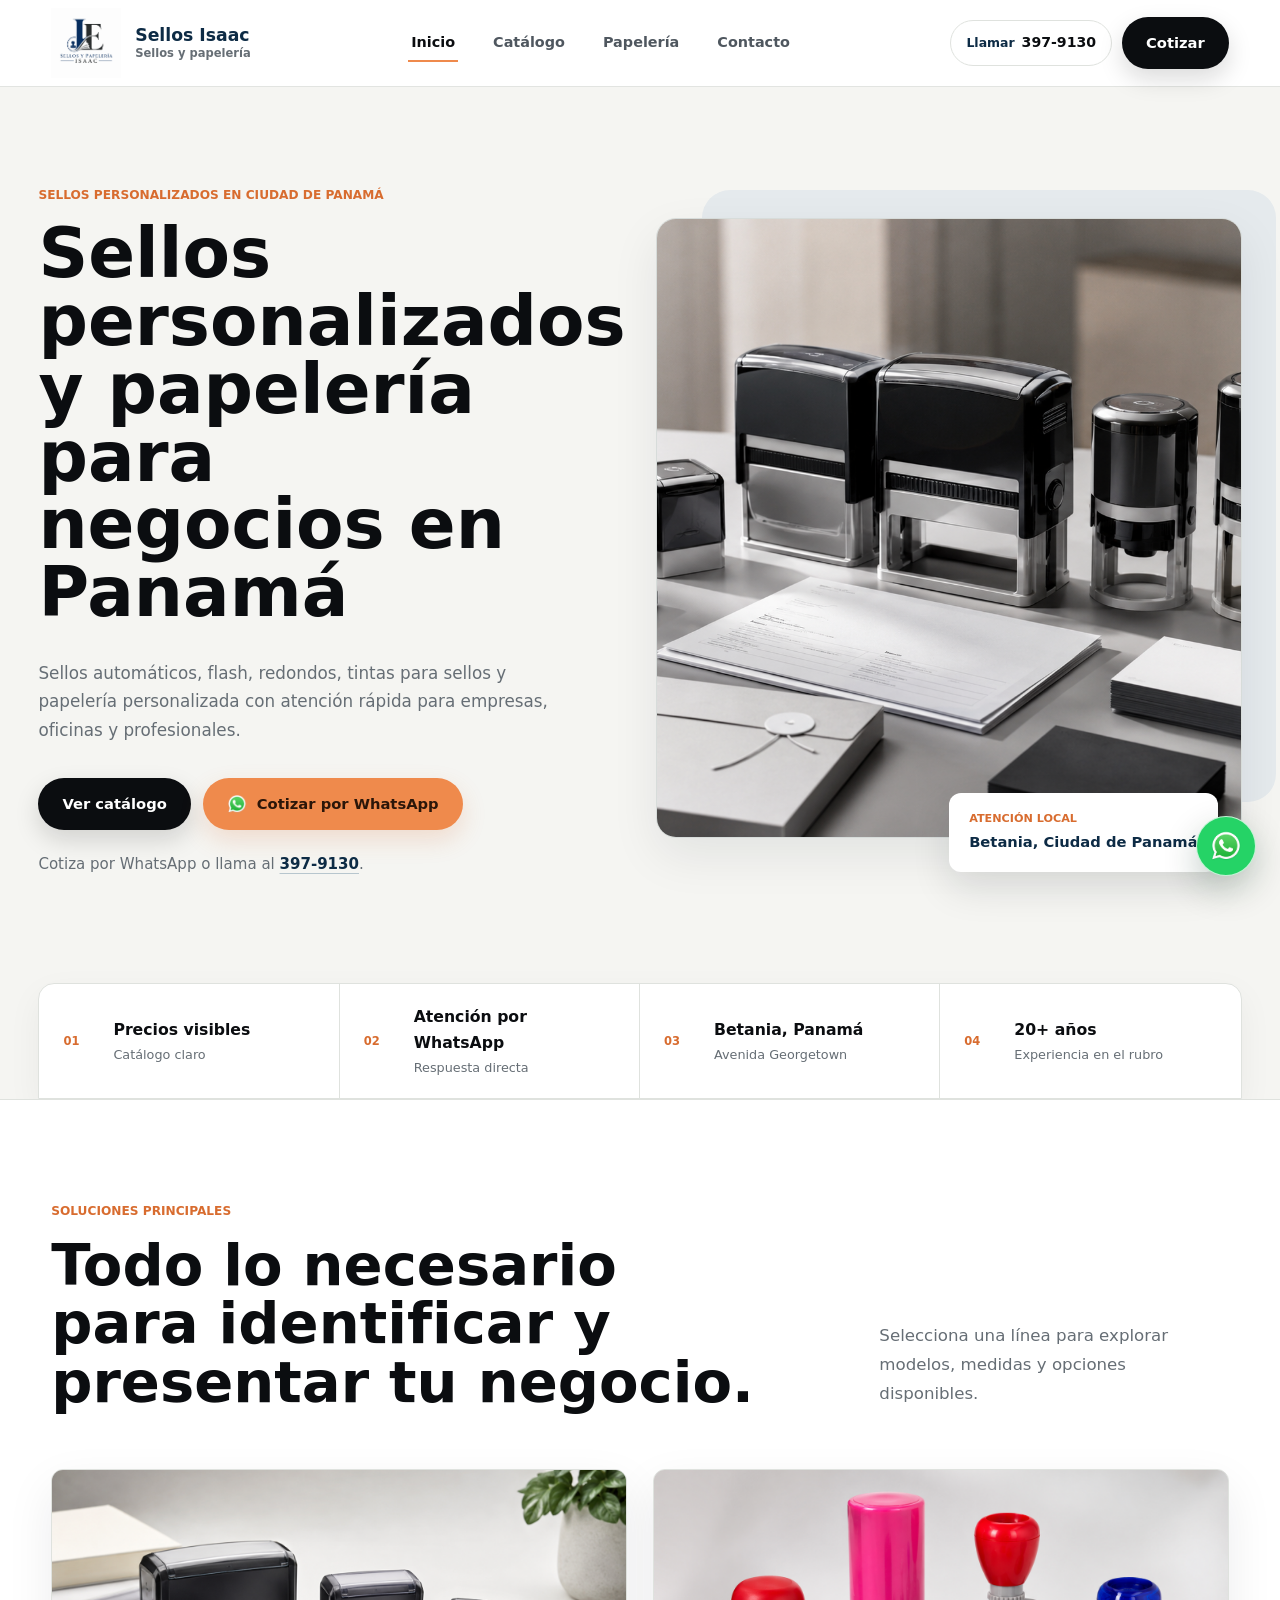
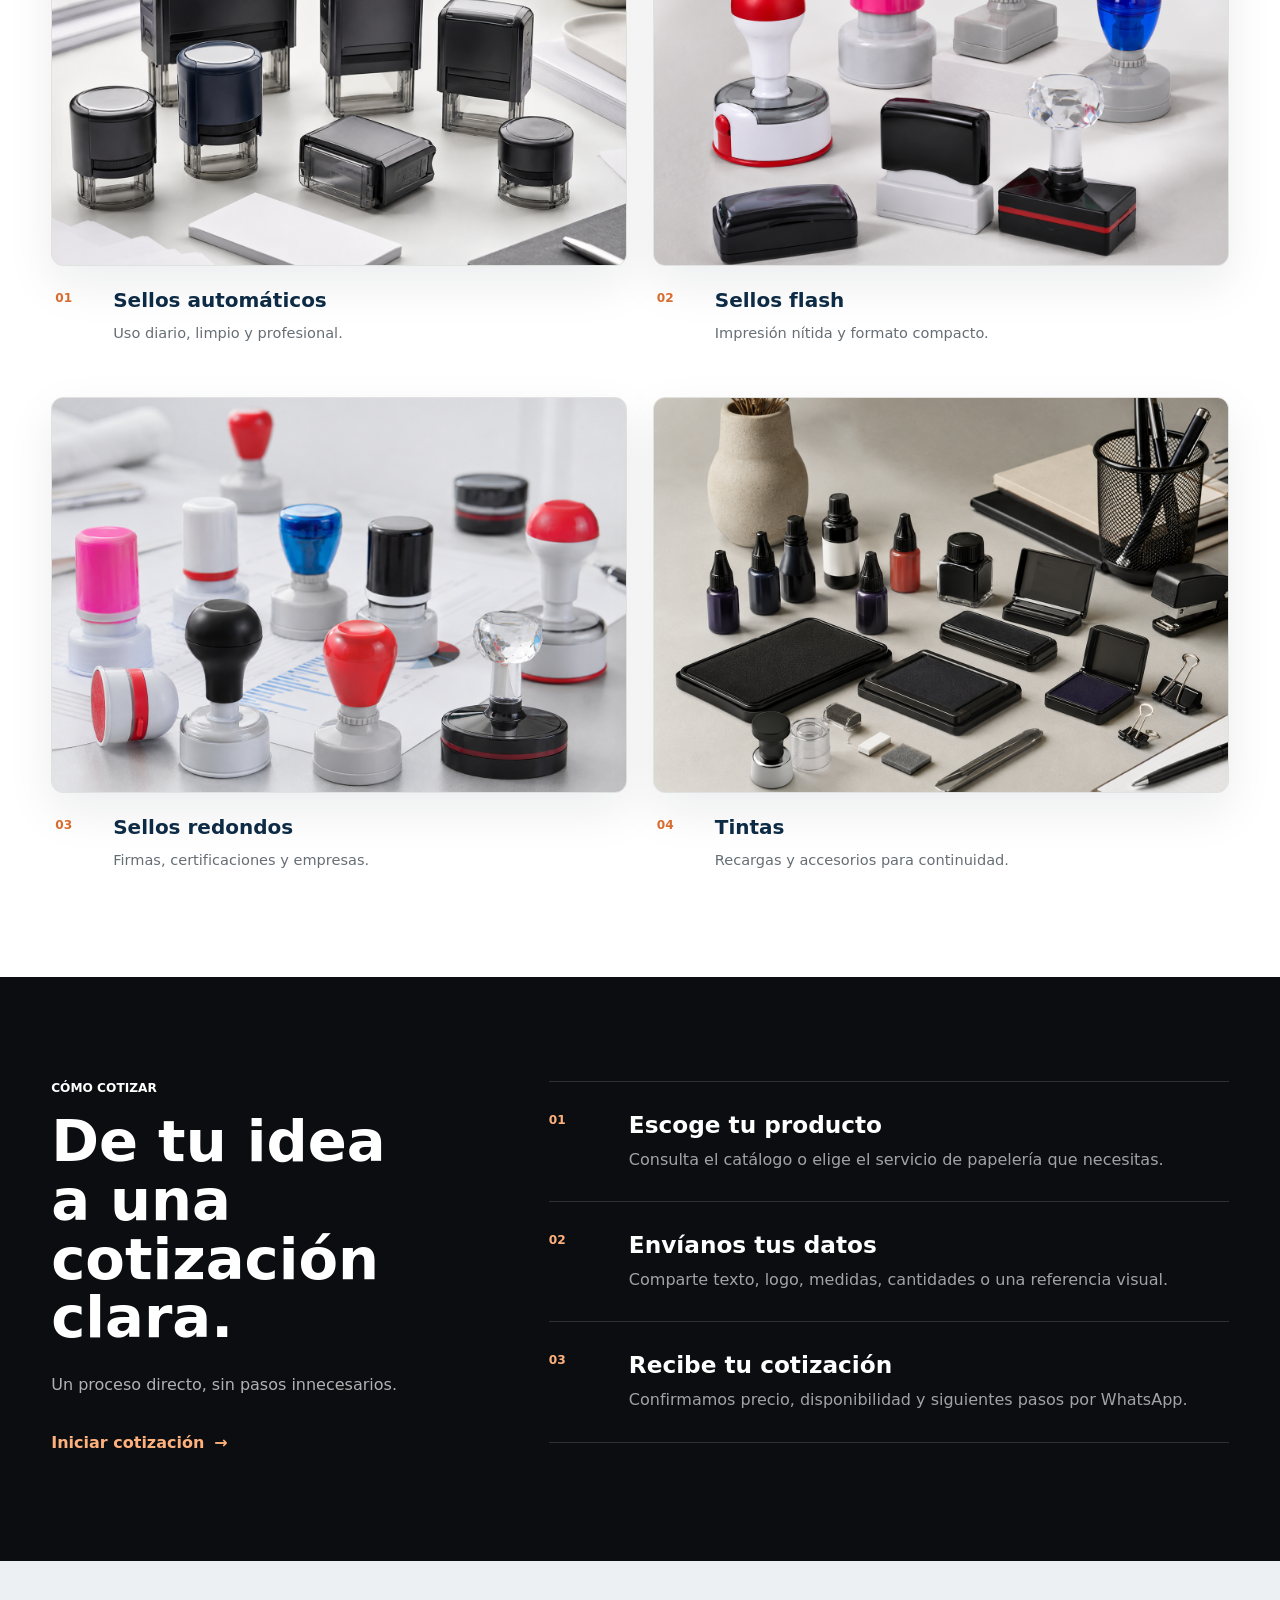
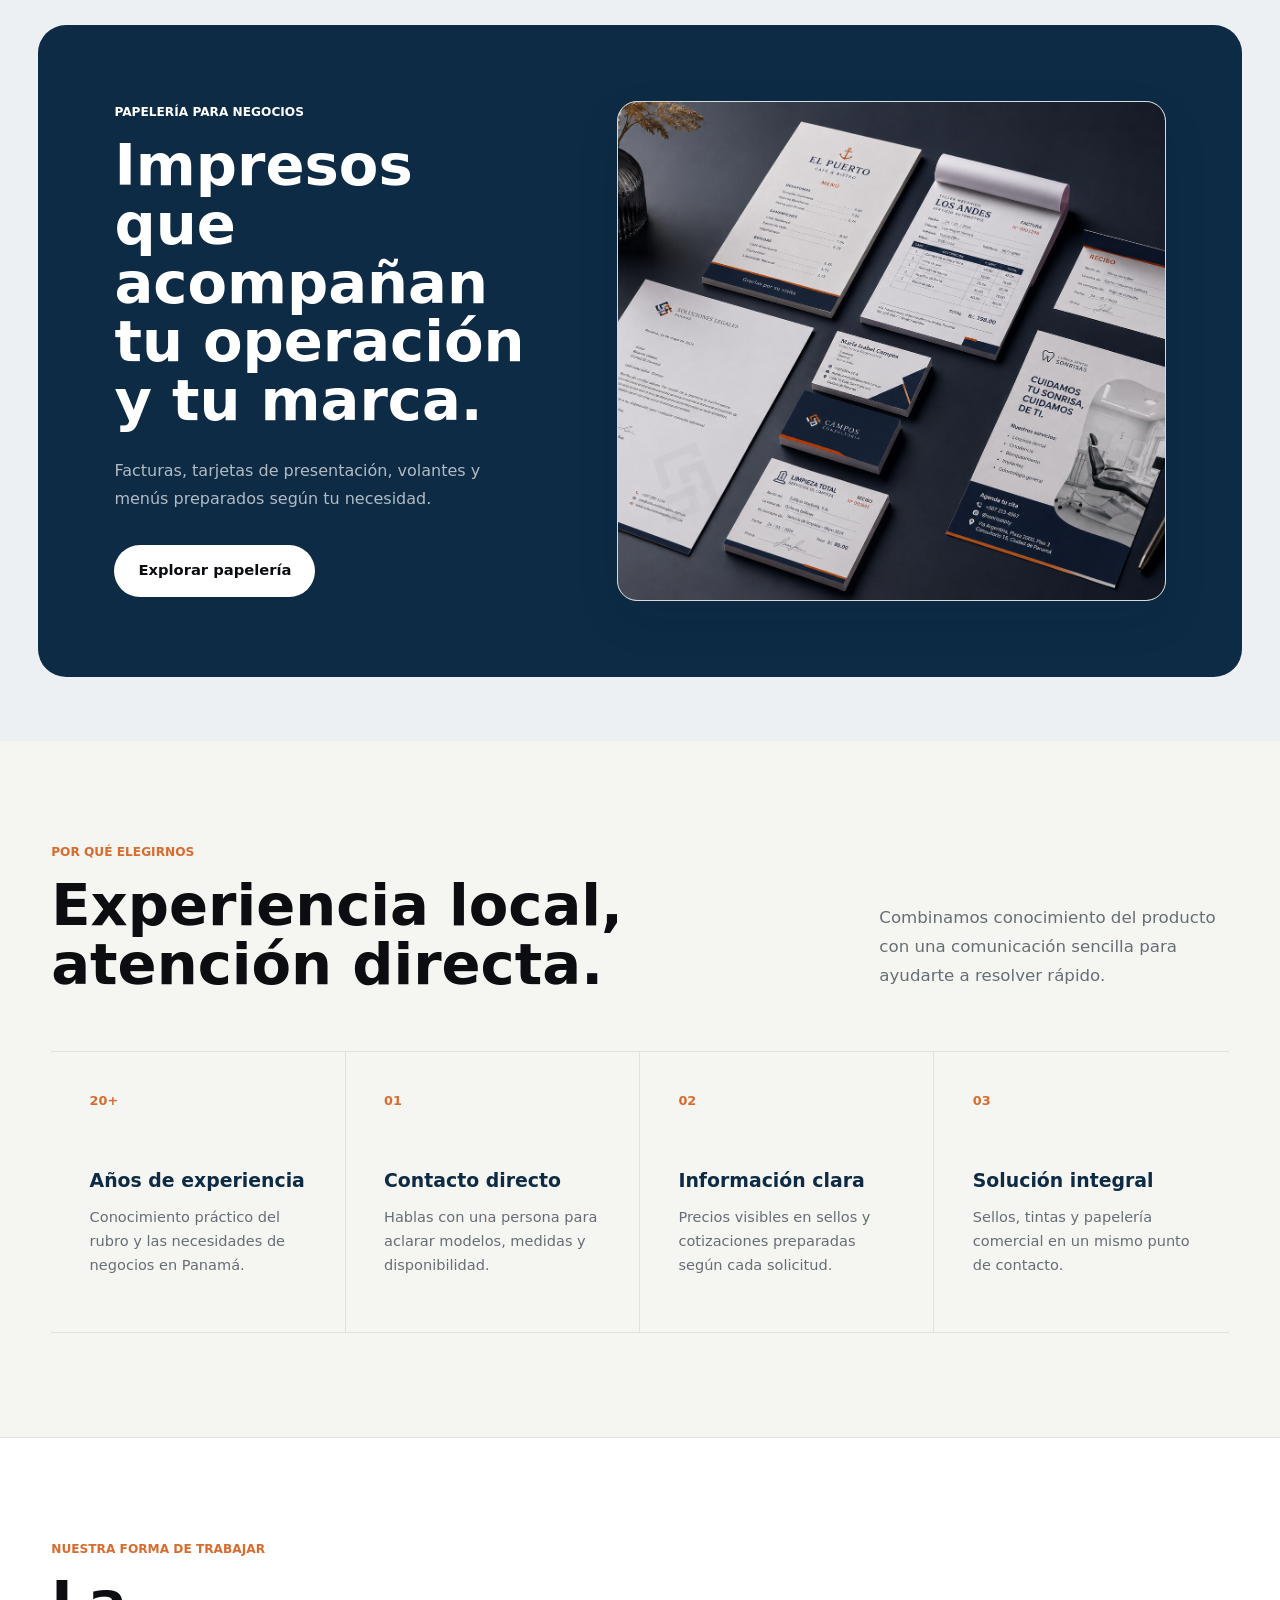
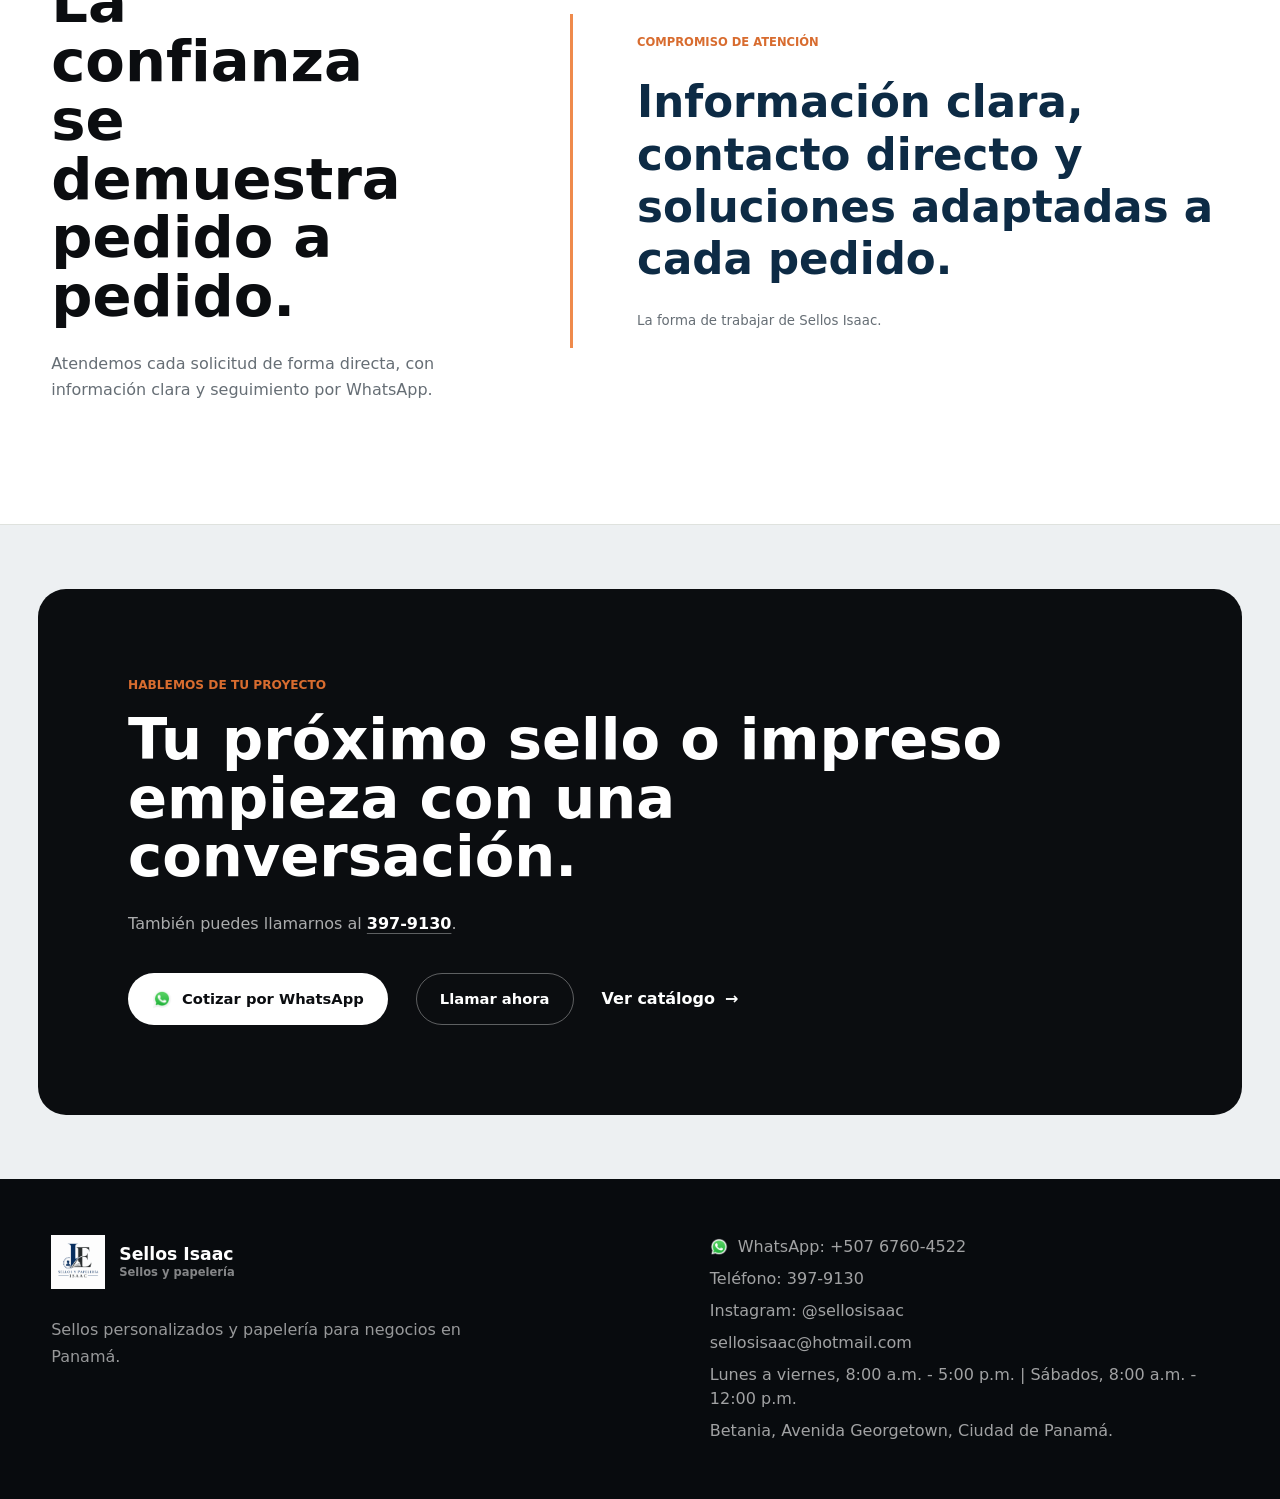
<file: index.html>
<!DOCTYPE html>
<html lang="es">
<head>
  <meta charset="UTF-8">
  <meta name="viewport" content="width=device-width, initial-scale=1.0">
  <title>Sellos personalizados en Panam&aacute; | Sellos Isaac</title>
  <meta name="description" content="Sellos personalizados, autom&aacute;ticos, flash y redondos, tintas y papeler&iacute;a para negocios en Betania, Ciudad de Panam&aacute;. Cotiza por WhatsApp.">
  <meta name="robots" content="index, follow, max-image-preview:large">
  <link rel="canonical" href="https://isaacentebi.com/">
  <meta property="og:locale" content="es_PA">
  <meta property="og:site_name" content="Sellos Isaac">
  <meta property="og:type" content="website">
  <meta property="og:title" content="Sellos personalizados en Panam&aacute; | Sellos Isaac">
  <meta property="og:description" content="Sellos autom&aacute;ticos, flash, redondos, tintas y papeler&iacute;a personalizada para negocios en Ciudad de Panam&aacute;.">
  <meta property="og:url" content="https://isaacentebi.com/">
  <meta property="og:image" content="https://isaacentebi.com/assets/img/hero/hero-sellos-premium.png">
  <meta property="og:image:alt" content="Sellos autom&aacute;ticos y papeler&iacute;a profesional en Panam&aacute;">
  <meta name="twitter:card" content="summary_large_image">
  <meta name="twitter:title" content="Sellos personalizados en Panam&aacute; | Sellos Isaac">
  <meta name="twitter:description" content="Sellos y papeler&iacute;a personalizada para empresas, oficinas y profesionales en Panam&aacute;.">
  <meta name="twitter:image" content="https://isaacentebi.com/assets/img/hero/hero-sellos-premium.png">
  <link rel="icon" href="assets/logo/logo-sellos-isaac.png" type="image/png">
  <link rel="stylesheet" href="css/styles.css">
  <script type="application/ld+json">
  {
    "@context": "https://schema.org",
    "@type": ["LocalBusiness", "Store", "ProfessionalService"],
    "@id": "https://isaacentebi.com/#business",
    "name": "Sellos Isaac",
    "url": "https://isaacentebi.com/",
    "logo": "https://isaacentebi.com/assets/logo/logo-sellos-isaac.png",
    "image": "https://isaacentebi.com/assets/img/hero/hero-sellos-premium.png",
    "telephone": ["+50767604522", "+5073979130"],
    "email": "sellosisaac@hotmail.com",
    "address": {
      "@type": "PostalAddress",
      "streetAddress": "Avenida Georgetown, Betania",
      "addressLocality": "Ciudad de Panam\u00e1",
      "addressRegion": "Panam\u00e1",
      "addressCountry": "PA"
    },
    "areaServed": {
      "@type": "City",
      "name": "Ciudad de Panam\u00e1"
    },
    "openingHoursSpecification": [
      {
        "@type": "OpeningHoursSpecification",
        "dayOfWeek": ["Monday", "Tuesday", "Wednesday", "Thursday", "Friday"],
        "opens": "08:00",
        "closes": "17:00"
      },
      {
        "@type": "OpeningHoursSpecification",
        "dayOfWeek": "Saturday",
        "opens": "08:00",
        "closes": "12:00"
      }
    ],
    "contactPoint": {
      "@type": "ContactPoint",
      "telephone": "+50767604522",
      "contactType": "sales",
      "availableLanguage": "es"
    },
    "sameAs": ["https://www.instagram.com/sellosisaac"],
    "knowsAbout": [
      "sellos personalizados",
      "sellos autom\u00e1ticos",
      "sellos flash",
      "sellos redondos",
      "tintas para sellos",
      "papeler\u00eda personalizada",
      "facturas",
      "tarjetas de presentaci\u00f3n",
      "volantes",
      "men\u00fas"
    ],
    "hasOfferCatalog": {
      "@type": "OfferCatalog",
      "name": "Sellos y papeler\u00eda de Sellos Isaac",
      "itemListElement": [
        {"@type": "Offer", "itemOffered": {"@type": "Service", "name": "Sellos personalizados"}},
        {"@type": "Offer", "itemOffered": {"@type": "Service", "name": "Sellos autom\u00e1ticos"}},
        {"@type": "Offer", "itemOffered": {"@type": "Service", "name": "Sellos flash"}},
        {"@type": "Offer", "itemOffered": {"@type": "Service", "name": "Sellos redondos"}},
        {"@type": "Offer", "itemOffered": {"@type": "Service", "name": "Tintas para sellos"}},
        {"@type": "Offer", "itemOffered": {"@type": "Service", "name": "Papeler\u00eda personalizada"}},
        {"@type": "Offer", "itemOffered": {"@type": "Service", "name": "Facturas personalizadas"}},
        {"@type": "Offer", "itemOffered": {"@type": "Service", "name": "Tarjetas de presentaci\u00f3n"}},
        {"@type": "Offer", "itemOffered": {"@type": "Service", "name": "Volantes"}},
        {"@type": "Offer", "itemOffered": {"@type": "Service", "name": "Men\u00fas para restaurantes"}}
      ]
    }
  }
  </script>
</head>
<body>
  <header class="site-header">
    <div class="container header-content">
      <a class="brand" href="index.html" aria-label="Sellos Isaac inicio">
        <img class="brand-logo" src="assets/logo/logo-sellos-isaac.png" alt="Sellos Isaac">
        <span class="brand-copy"><strong>Sellos Isaac</strong><small>Sellos y papeler&iacute;a</small></span>
      </a>

      <button class="nav-toggle" type="button" aria-expanded="false" aria-controls="main-nav" aria-label="Abrir menu">
        <span></span><span></span>
      </button>

      <nav id="main-nav" class="main-nav" aria-label="Navegacion principal">
        <a class="active" href="index.html">Inicio</a>
        <a href="catalogo.html">Cat&aacute;logo</a>
        <a href="papeleria.html">Papeler&iacute;a</a>
        <a href="contacto.html">Contacto</a>
        <a class="nav-mobile-phone" href="tel:3979130" aria-label="Llamar al tel&eacute;fono fijo 397-9130">Llamar 397-9130</a>
        <a class="nav-mobile-cta" href="contacto.html">Cotizar</a>
      </nav>

      <div class="header-actions">
        <a class="header-phone" href="tel:3979130" aria-label="Llamar al tel&eacute;fono fijo 397-9130"><span>Llamar</span><strong>397-9130</strong></a>
        <a class="btn header-cta" href="contacto.html">Cotizar</a>
      </div>
    </div>
  </header>

  <main>
    <section class="home-hero">
      <div class="container hero-layout">
        <div class="hero-copy" data-reveal>
          <p class="eyebrow">Sellos personalizados en Ciudad de Panam&aacute;</p>
          <h1>Sellos personalizados y papeler&iacute;a para negocios en Panam&aacute;</h1>
          <p class="hero-text">Sellos autom&aacute;ticos, flash, redondos, tintas para sellos y papeler&iacute;a personalizada con atenci&oacute;n r&aacute;pida para empresas, oficinas y profesionales.</p>
          <div class="hero-actions">
            <a class="btn btn-primary" href="catalogo.html">Ver cat&aacute;logo</a>
            <a class="btn btn-accent" href="#" data-whatsapp-general>Cotizar por WhatsApp</a>
          </div>
          <p class="hero-contact-note">Cotiza por WhatsApp o llama al <a href="tel:3979130" aria-label="Llamar al tel&eacute;fono fijo 397-9130">397-9130</a>.</p>
        </div>

        <div class="hero-media" data-reveal>
          <div class="premium-media hero-image-frame">
            <img class="hero-image" src="assets/img/hero/hero-sellos-premium.png" width="1672" height="941" alt="Sellos autom&aacute;ticos y papeler&iacute;a profesional en Panam&aacute;" fetchpriority="high" decoding="async">
          </div>
          <div class="hero-media-caption">
            <span>Atenci&oacute;n local</span>
            <strong>Betania, Ciudad de Panam&aacute;</strong>
          </div>
        </div>
      </div>

      <div class="container highlights-strip" data-reveal>
        <div><strong>Precios visibles</strong><span>Cat&aacute;logo claro</span></div>
        <div><strong>Atenci&oacute;n por WhatsApp</strong><span>Respuesta directa</span></div>
        <div><strong>Betania, Panam&aacute;</strong><span>Avenida Georgetown</span></div>
        <div><strong>20+ a&ntilde;os</strong><span>Experiencia en el rubro</span></div>
      </div>
    </section>

    <section class="section solutions-section">
      <div class="container">
        <div class="section-heading section-heading-split" data-reveal>
          <div>
            <p class="eyebrow">Soluciones principales</p>
            <h2>Todo lo necesario para identificar y presentar tu negocio.</h2>
          </div>
          <p>Selecciona una l&iacute;nea para explorar modelos, medidas y opciones disponibles.</p>
        </div>

        <div class="solutions-grid">
          <a class="solution-card" href="catalogo.html?categoria=Automatico" data-reveal>
            <div class="solution-media premium-media">
              <img class="solution-image" src="assets/img/categorias/sellos-automaticos-premium.png" width="1448" height="1086" loading="lazy" decoding="async" alt="Sellos autom&aacute;ticos rectangulares y redondos en Panam&aacute;">
            </div>
            <div class="solution-content"><span>01</span><h3>Sellos autom&aacute;ticos</h3><p>Uso diario, limpio y profesional.</p></div>
          </a>
          <a class="solution-card" href="catalogo.html?categoria=Flash" data-reveal>
            <div class="solution-media premium-media">
              <img class="solution-image" src="assets/img/categorias/sellos-flash-premium.png" width="1448" height="1086" loading="lazy" decoding="async" alt="Sellos flash profesionales en diferentes formatos en Panam&aacute;">
            </div>
            <div class="solution-content"><span>02</span><h3>Sellos flash</h3><p>Impresi&oacute;n n&iacute;tida y formato compacto.</p></div>
          </a>
          <a class="solution-card" href="catalogo.html?categoria=Redondo" data-reveal>
            <div class="solution-media premium-media">
              <img class="solution-image" src="assets/img/categorias/sellos-redondos-premium.png" width="1448" height="1086" loading="lazy" decoding="async" alt="Sellos redondos profesionales para empresas en Panam&aacute;">
            </div>
            <div class="solution-content"><span>03</span><h3>Sellos redondos</h3><p>Firmas, certificaciones y empresas.</p></div>
          </a>
          <a class="solution-card" href="catalogo.html?categoria=Tinta" data-reveal>
            <div class="solution-media premium-media">
              <img class="solution-image" src="assets/img/categorias/tintas-accesorios-premium.png" width="1448" height="1086" loading="lazy" decoding="async" alt="Tintas para sellos, almohadillas y accesorios en Panam&aacute;">
            </div>
            <div class="solution-content"><span>04</span><h3>Tintas</h3><p>Recargas y accesorios para continuidad.</p></div>
          </a>
        </div>
      </div>
    </section>

    <section class="section process-section">
      <div class="container process-layout">
        <div class="process-intro" data-reveal>
          <p class="eyebrow">C&oacute;mo cotizar</p>
          <h2>De tu idea a una cotizaci&oacute;n clara.</h2>
          <p>Un proceso directo, sin pasos innecesarios.</p>
          <a class="text-link" href="contacto.html">Iniciar cotizaci&oacute;n <span aria-hidden="true">&rarr;</span></a>
        </div>

        <ol class="process-list">
          <li data-reveal><span>01</span><div><h3>Escoge tu producto</h3><p>Consulta el cat&aacute;logo o elige el servicio de papeler&iacute;a que necesitas.</p></div></li>
          <li data-reveal><span>02</span><div><h3>Env&iacute;anos tus datos</h3><p>Comparte texto, logo, medidas, cantidades o una referencia visual.</p></div></li>
          <li data-reveal><span>03</span><div><h3>Recibe tu cotizaci&oacute;n</h3><p>Confirmamos precio, disponibilidad y siguientes pasos por WhatsApp.</p></div></li>
        </ol>
      </div>
    </section>

    <section class="section paper-feature-section">
      <div class="container paper-feature" data-reveal>
        <div class="paper-feature-copy">
          <p class="eyebrow">Papeler&iacute;a para negocios</p>
          <h2>Impresos que acompa&ntilde;an tu operaci&oacute;n y tu marca.</h2>
          <p>Facturas, tarjetas de presentaci&oacute;n, volantes y men&uacute;s preparados seg&uacute;n tu necesidad.</p>
          <a class="btn btn-light" href="papeleria.html">Explorar papeler&iacute;a</a>
        </div>
        <div class="premium-media paper-feature-media">
          <img src="assets/img/papeleria/papeleria-premium.png" width="1447" height="1087" loading="lazy" decoding="async" alt="Conjunto de facturas, tarjetas, men&uacute;s, volantes y recibos personalizados para negocios">
        </div>
      </div>
    </section>

    <section class="section trust-section">
      <div class="container">
        <div class="section-heading section-heading-split" data-reveal>
          <div><p class="eyebrow">Por qu&eacute; elegirnos</p><h2>Experiencia local, atenci&oacute;n directa.</h2></div>
          <p>Combinamos conocimiento del producto con una comunicaci&oacute;n sencilla para ayudarte a resolver r&aacute;pido.</p>
        </div>

        <div class="trust-grid">
          <article data-reveal><strong>20+</strong><h3>A&ntilde;os de experiencia</h3><p>Conocimiento pr&aacute;ctico del rubro y las necesidades de negocios en Panam&aacute;.</p></article>
          <article data-reveal><strong>01</strong><h3>Contacto directo</h3><p>Hablas con una persona para aclarar modelos, medidas y disponibilidad.</p></article>
          <article data-reveal><strong>02</strong><h3>Informaci&oacute;n clara</h3><p>Precios visibles en sellos y cotizaciones preparadas seg&uacute;n cada solicitud.</p></article>
          <article data-reveal><strong>03</strong><h3>Soluci&oacute;n integral</h3><p>Sellos, tintas y papeler&iacute;a comercial en un mismo punto de contacto.</p></article>
        </div>
      </div>
    </section>

    <section class="section testimonials-section">
      <div class="container testimonials-layout" data-reveal>
        <div>
          <p class="eyebrow">Nuestra forma de trabajar</p>
          <h2>La confianza se demuestra pedido a pedido.</h2>
          <p>Atendemos cada solicitud de forma directa, con informaci&oacute;n clara y seguimiento por WhatsApp.</p>
        </div>
        <div class="testimonial-statement">
          <span>Compromiso de atenci&oacute;n</span>
          <blockquote>Informaci&oacute;n clara, contacto directo y soluciones adaptadas a cada pedido.</blockquote>
          <small>La forma de trabajar de Sellos Isaac.</small>
        </div>
      </div>
    </section>

    <section class="section final-cta-section">
      <div class="container final-cta" data-reveal>
        <p class="eyebrow">Hablemos de tu proyecto</p>
        <h2>Tu pr&oacute;ximo sello o impreso empieza con una conversaci&oacute;n.</h2>
        <p class="final-cta-phone">Tambi&eacute;n puedes llamarnos al <a href="tel:3979130" aria-label="Llamar al tel&eacute;fono fijo 397-9130">397-9130</a>.</p>
        <div class="final-cta-actions">
          <a class="btn btn-light" href="#" data-whatsapp-general>Cotizar por WhatsApp</a>
          <a class="btn btn-call-light" href="tel:3979130" aria-label="Llamar ahora al tel&eacute;fono fijo 397-9130">Llamar ahora</a>
          <a class="text-link text-link-light" href="catalogo.html">Ver cat&aacute;logo <span aria-hidden="true">&rarr;</span></a>
        </div>
      </div>
    </section>
  </main>

  <footer class="site-footer">
    <div class="container footer-grid">
      <div>
        <a class="brand footer-brand" href="index.html">
          <img class="brand-logo" src="assets/logo/logo-sellos-isaac.png" alt="Sellos Isaac">
          <span class="brand-copy"><strong>Sellos Isaac</strong><small>Sellos y papeler&iacute;a</small></span>
        </a>
        <p>Sellos personalizados y papeler&iacute;a para negocios en Panam&aacute;.</p>
      </div>
      <address class="footer-contact">
        <a href="https://wa.me/50767604522" target="_blank" rel="noopener">WhatsApp: +507 6760-4522</a>
        <a href="tel:3979130" aria-label="Llamar al tel&eacute;fono fijo 397-9130">Tel&eacute;fono: 397-9130</a>
        <a href="https://www.instagram.com/sellosisaac/" target="_blank" rel="noopener">Instagram: @sellosisaac</a>
        <a href="mailto:sellosisaac@hotmail.com">sellosisaac@hotmail.com</a>
        <span>Lunes a viernes, 8:00 a.m. - 5:00 p.m. | S&aacute;bados, 8:00 a.m. - 12:00 p.m.</span>
        <span>Betania, Avenida Georgetown, Ciudad de Panam&aacute;.</span>
      </address>
    </div>
  </footer>

  <script src="js/main.js"></script>
</body>
</html>
<!-- deploy refresh -->
</file>
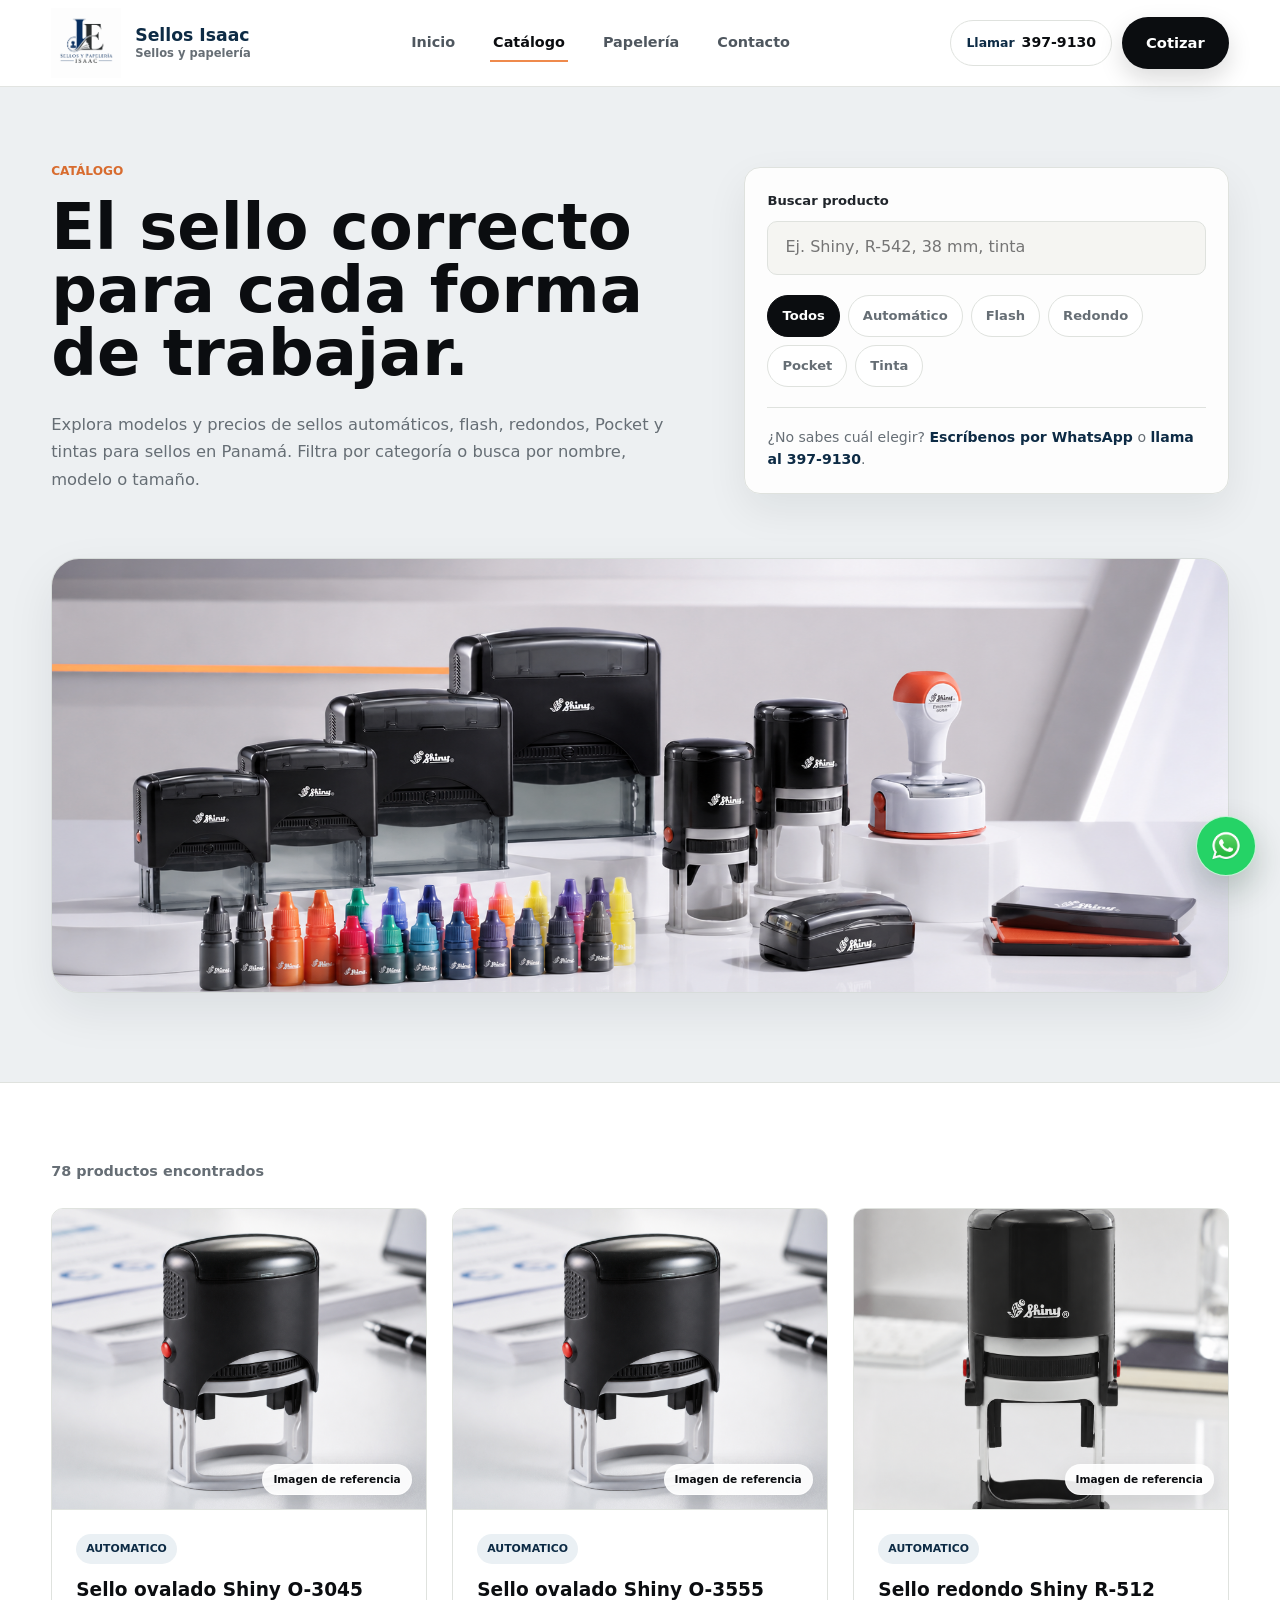
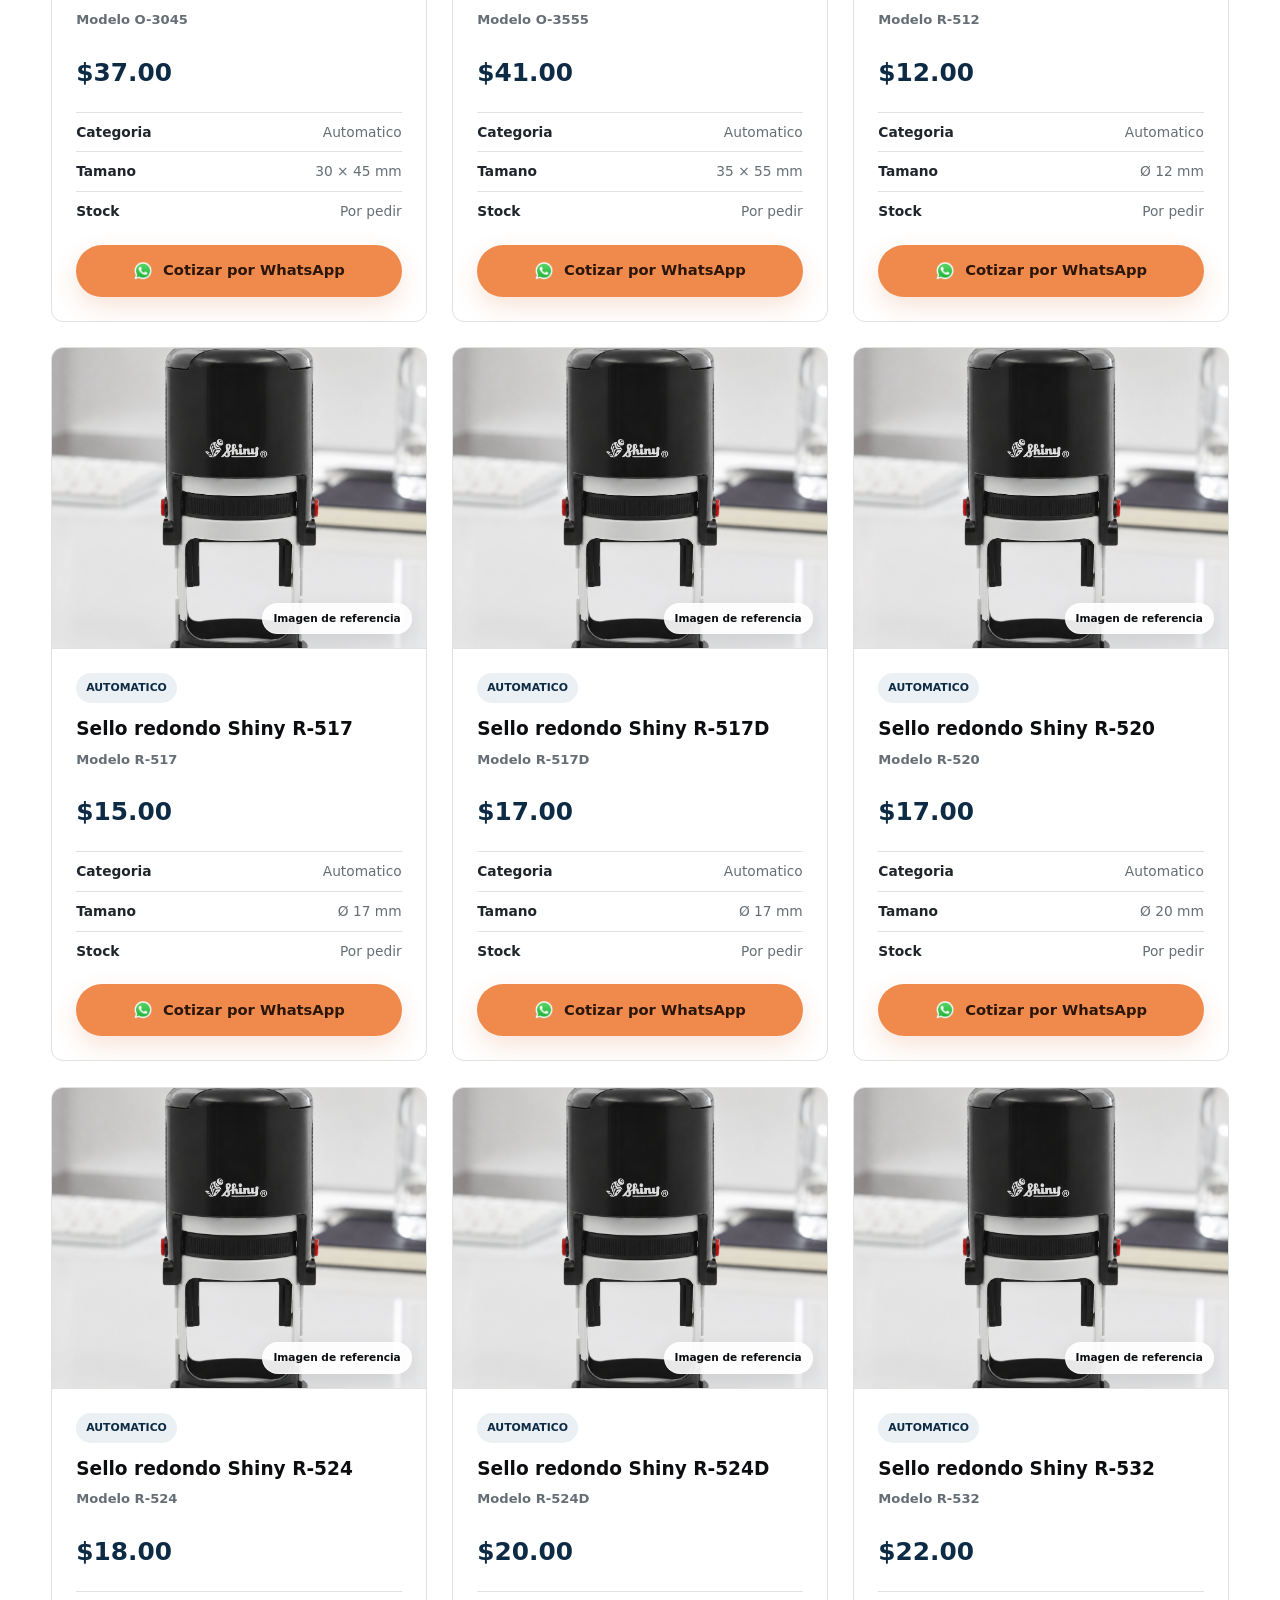
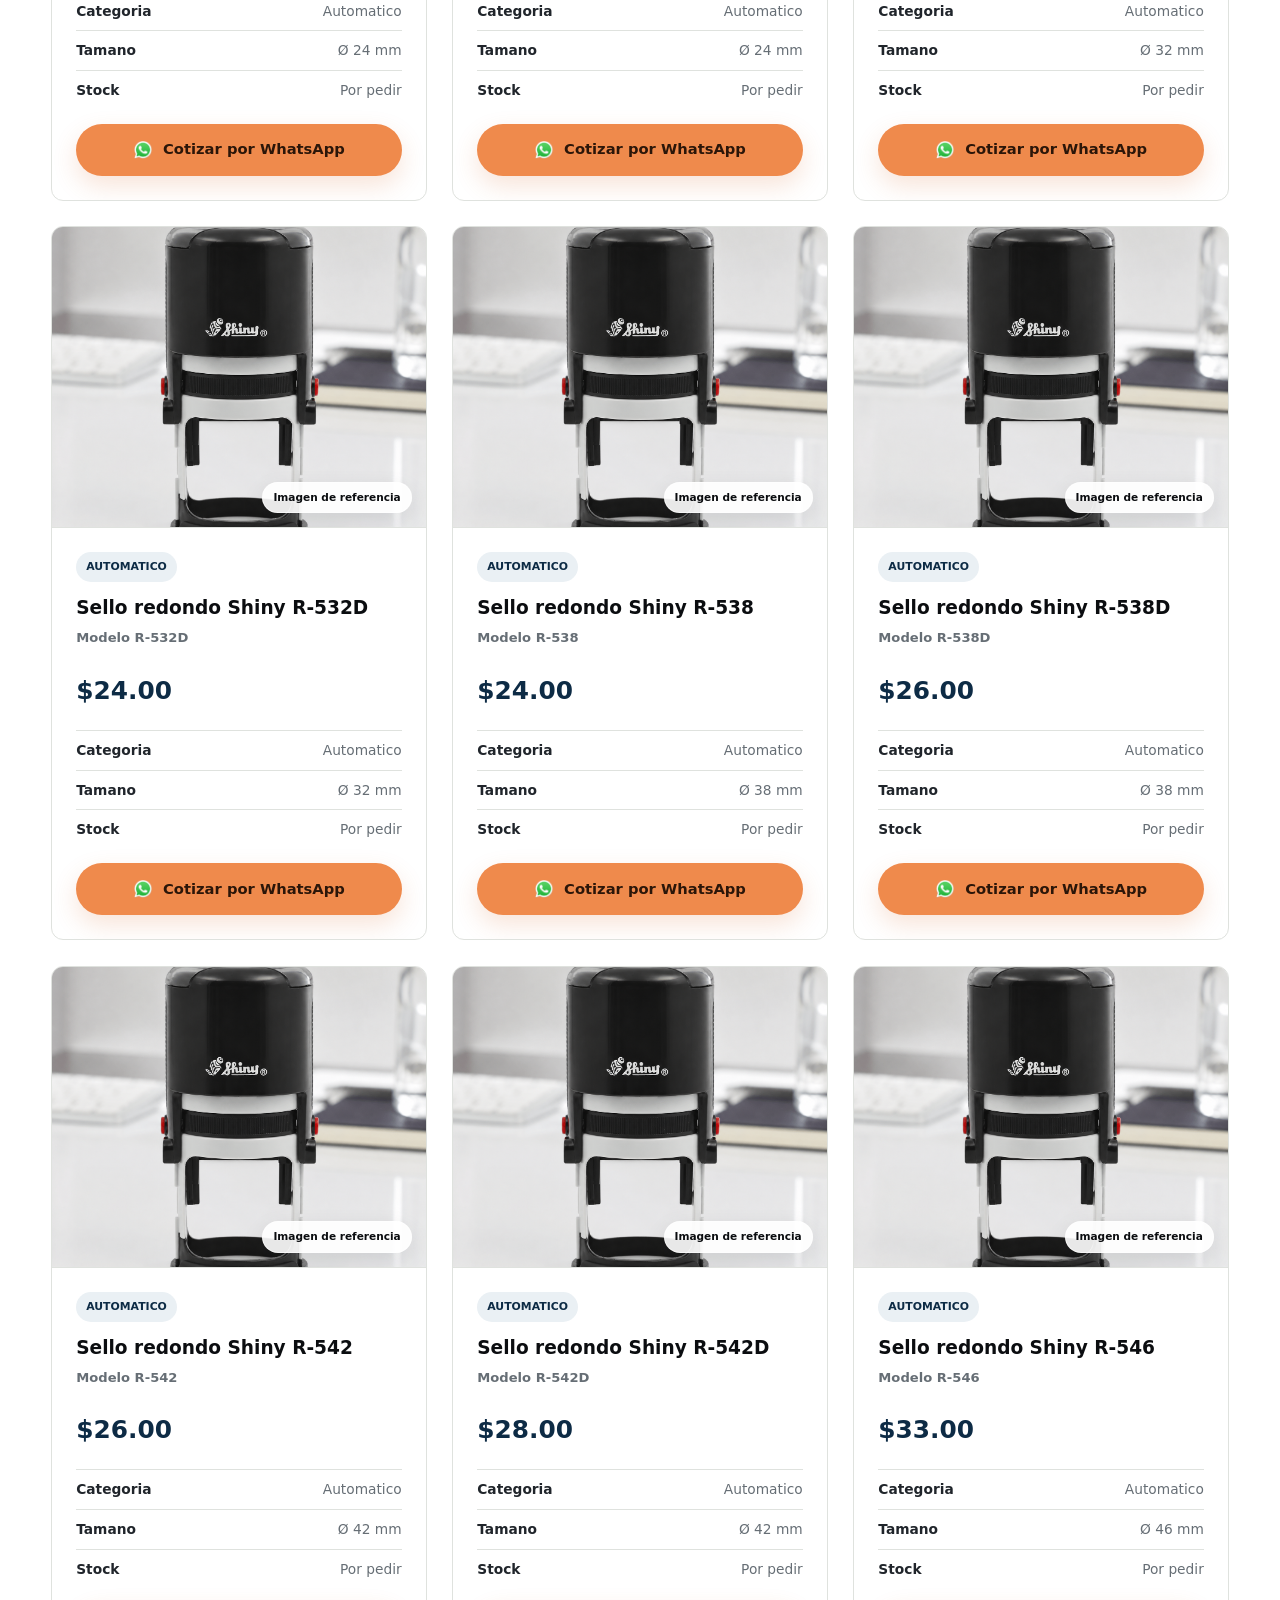
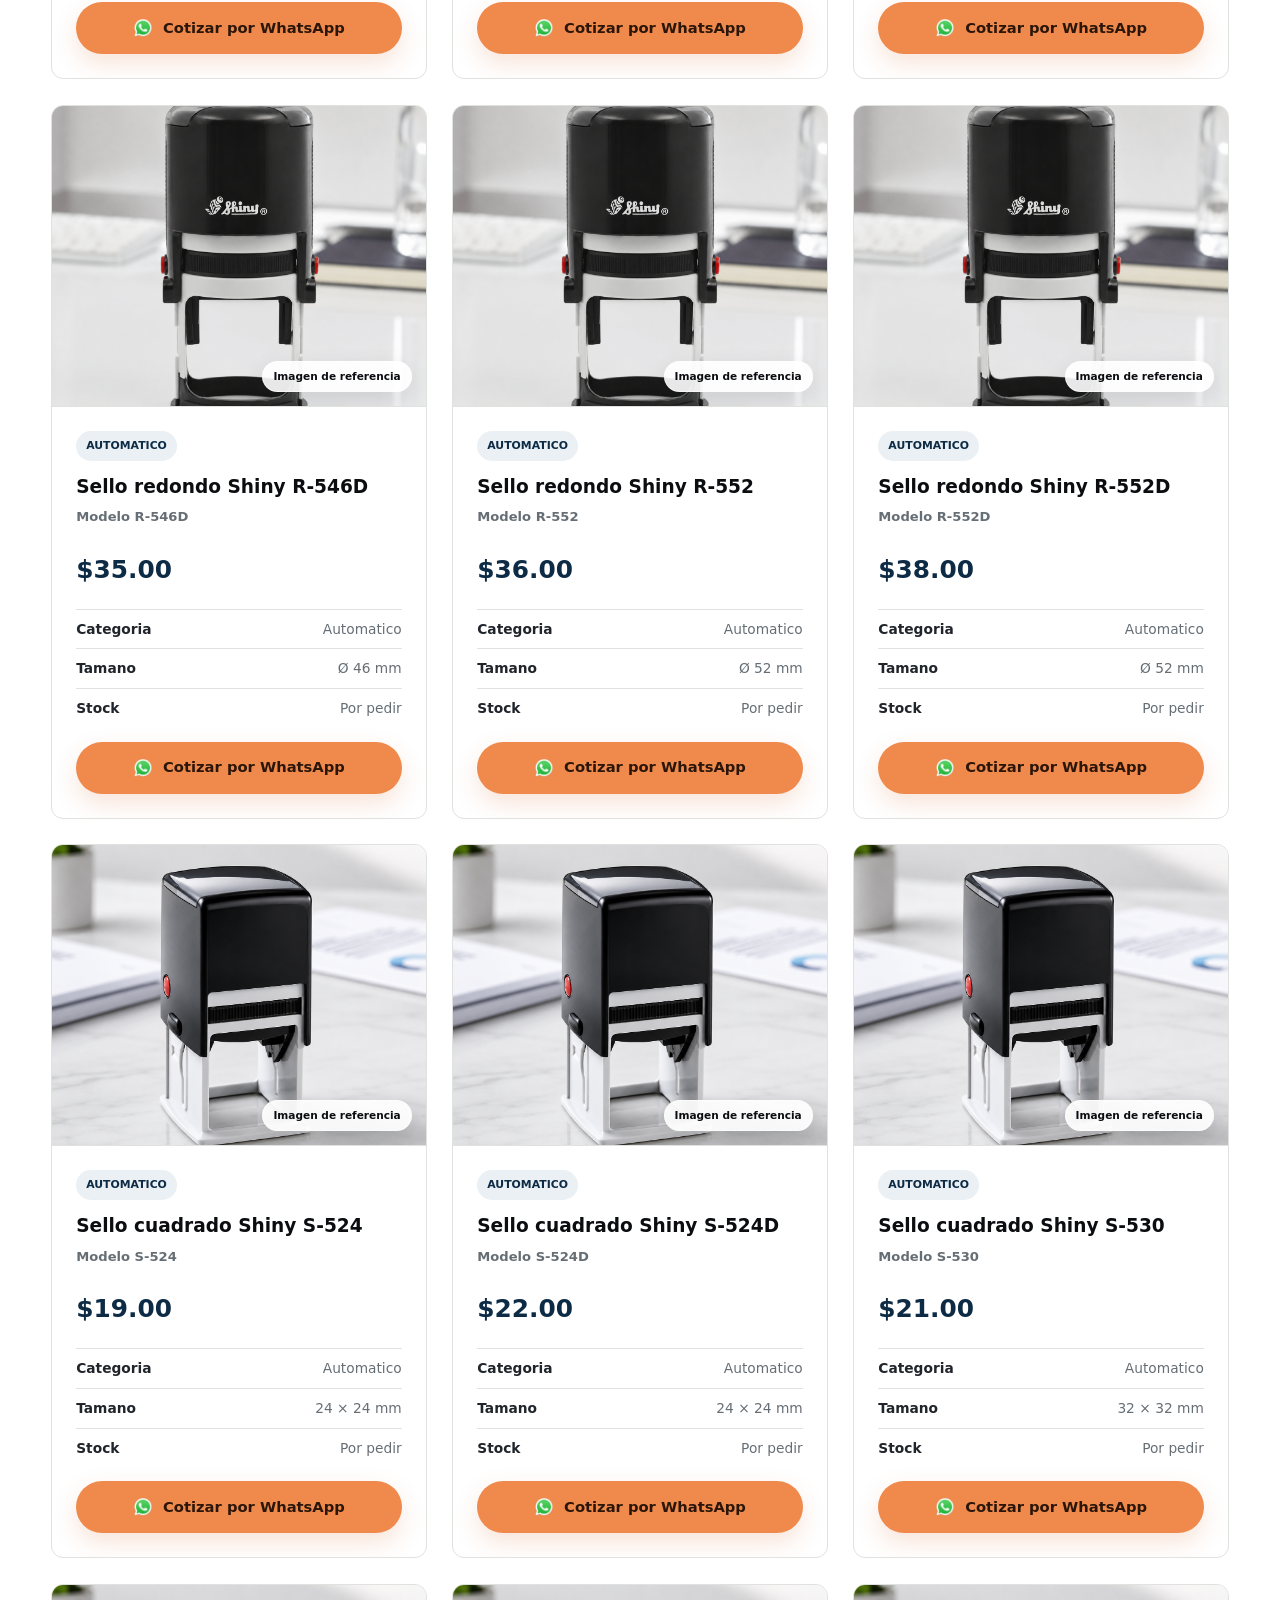
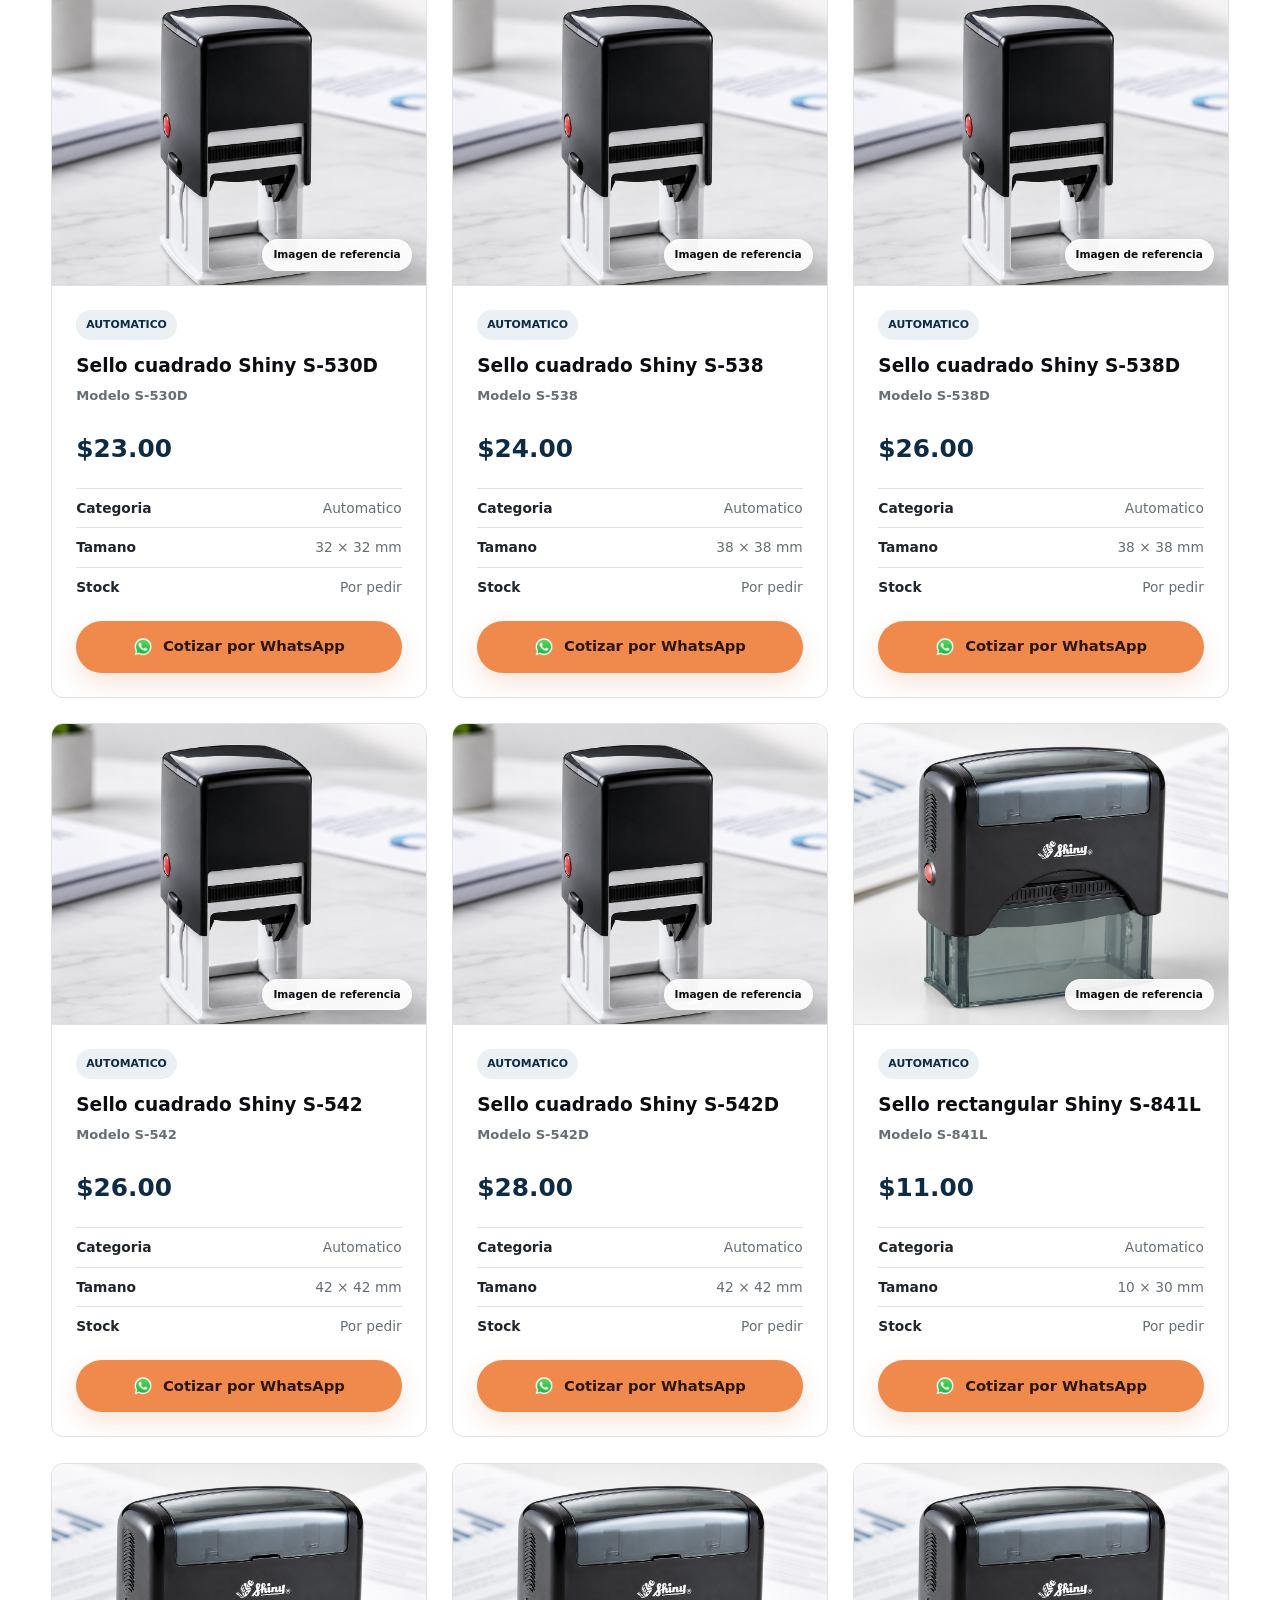
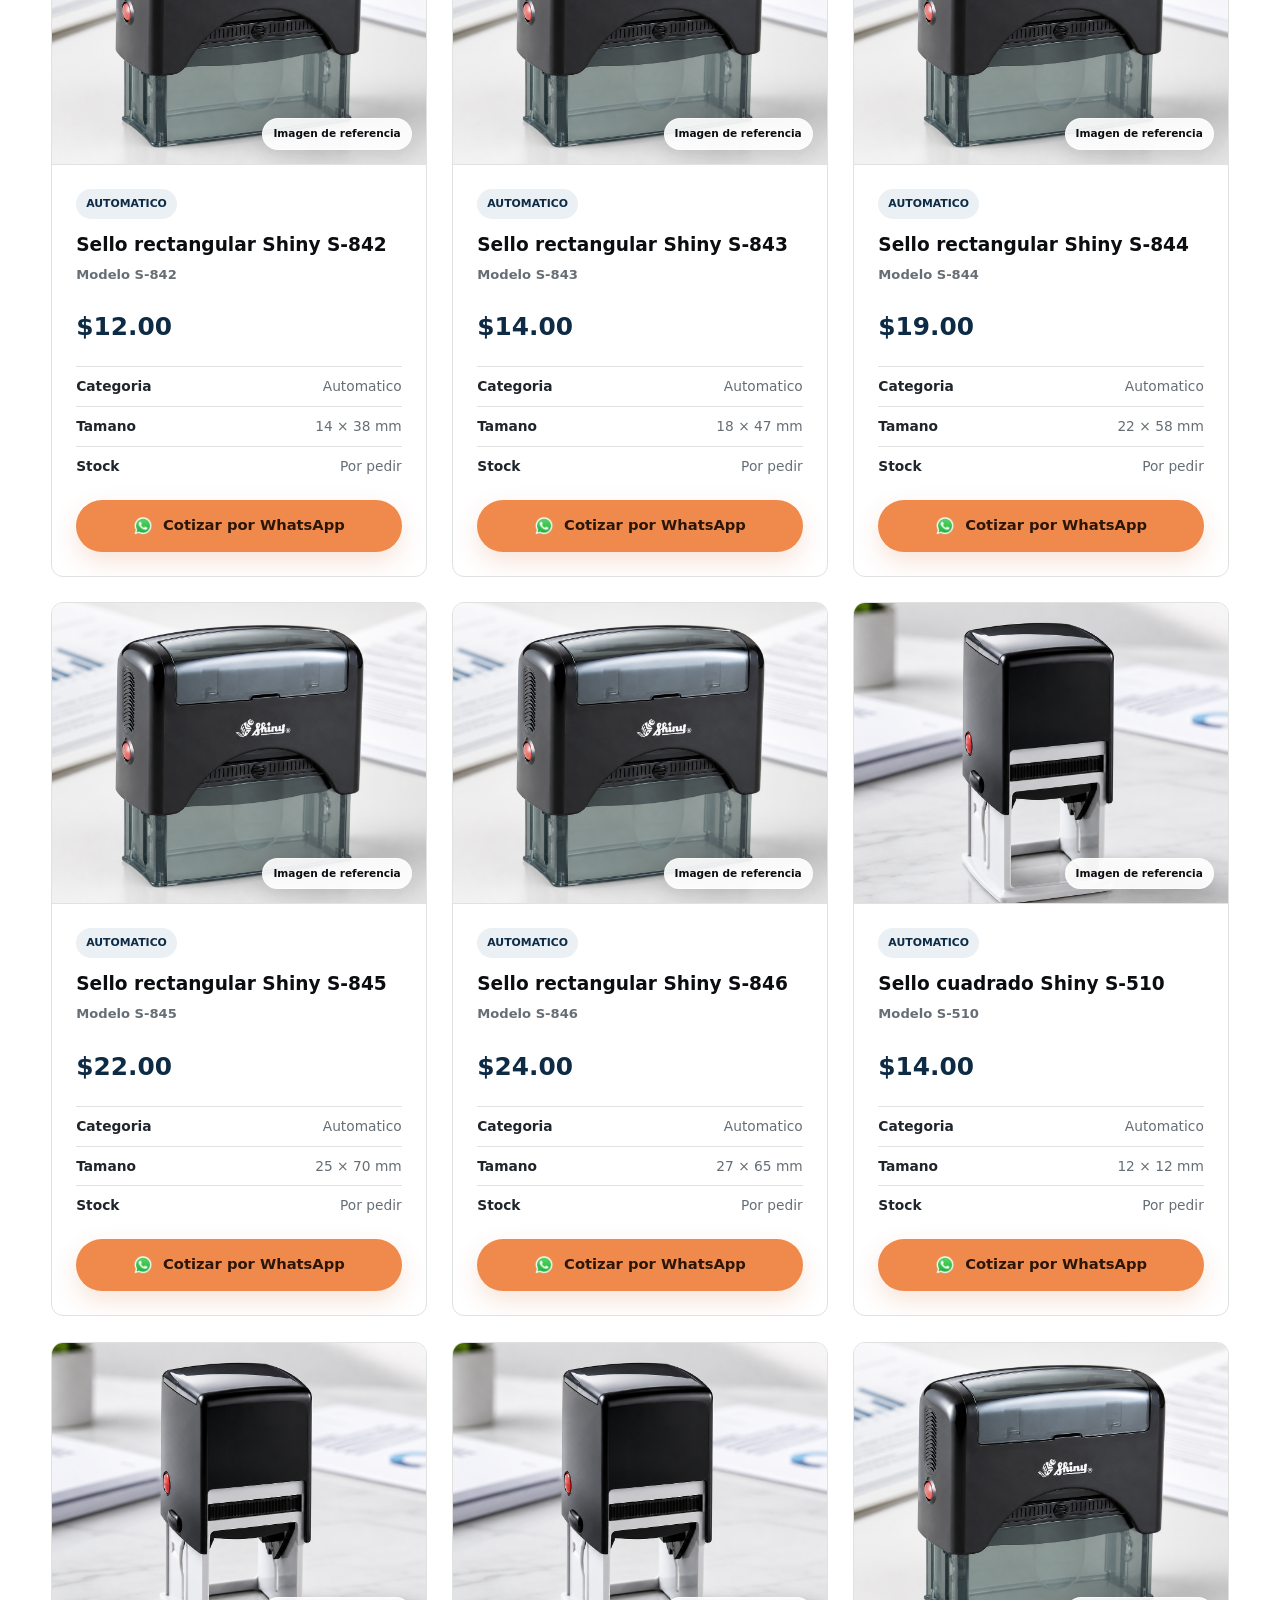
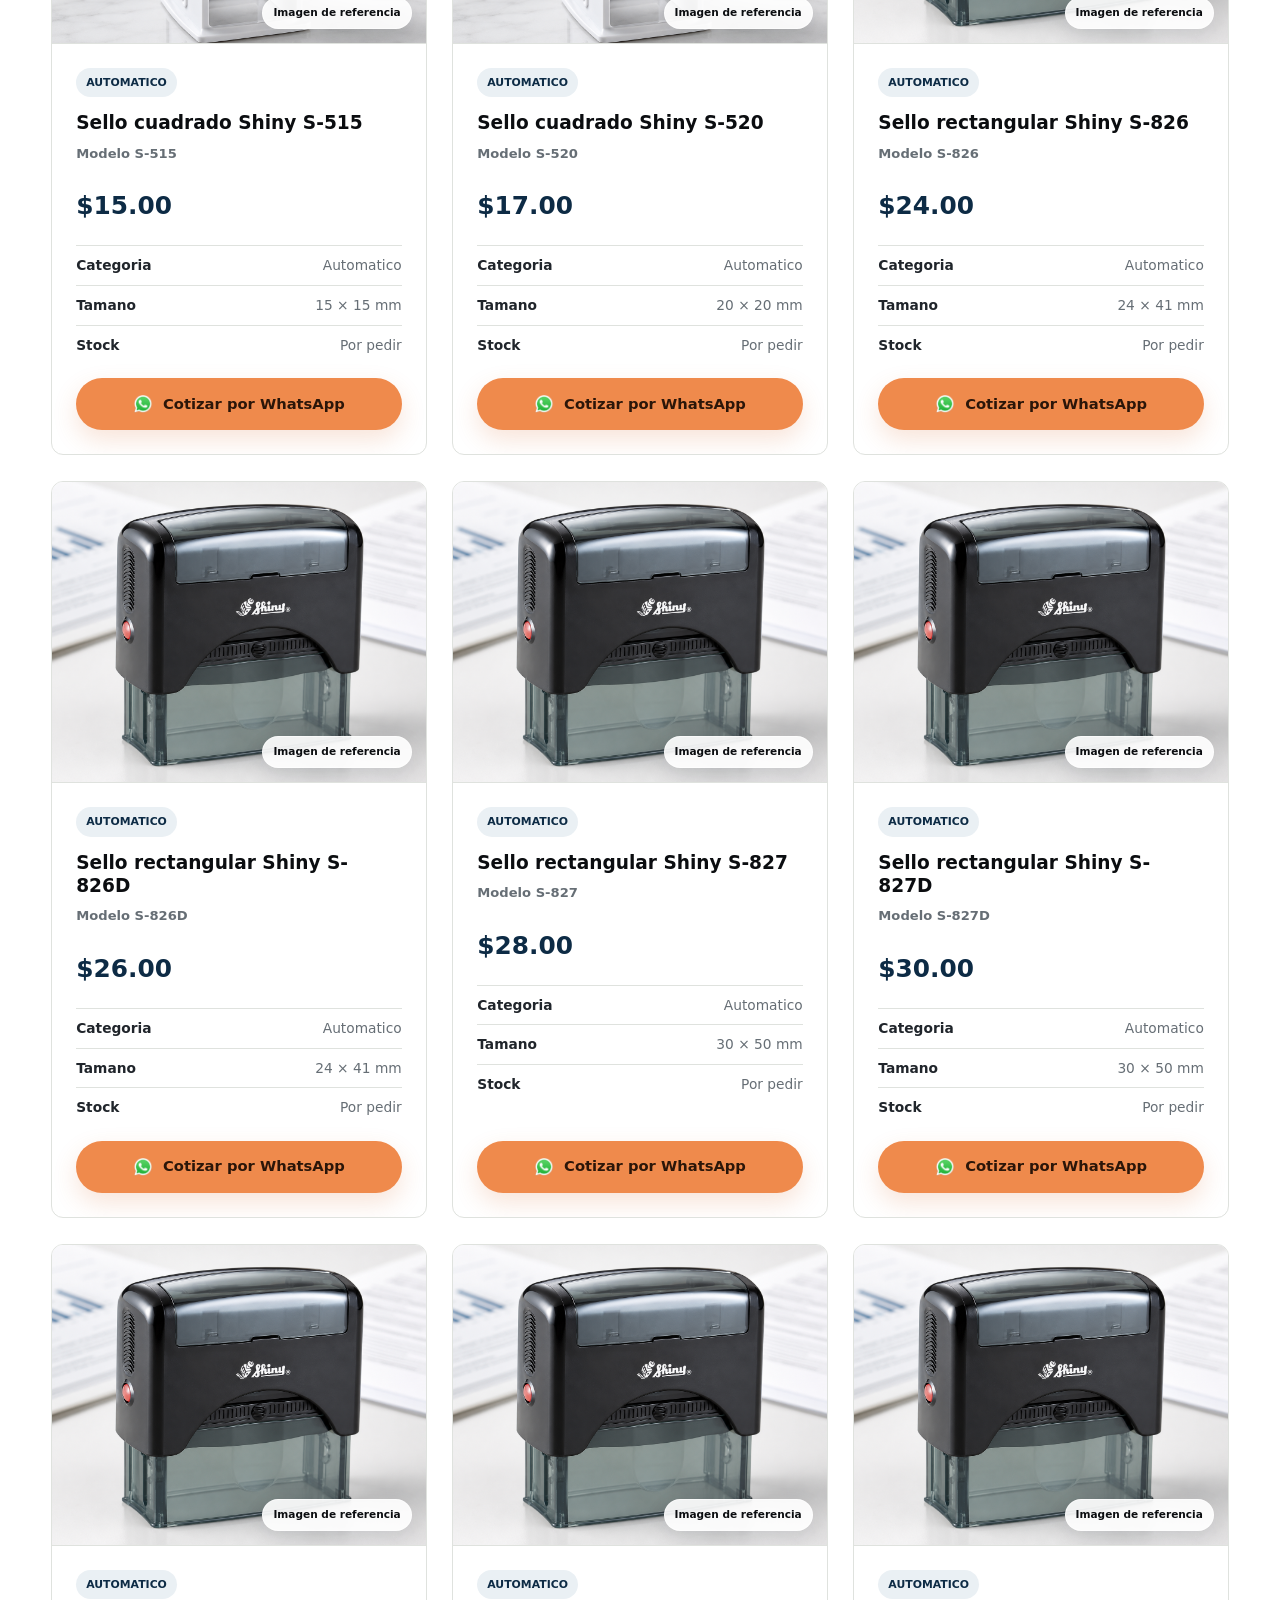
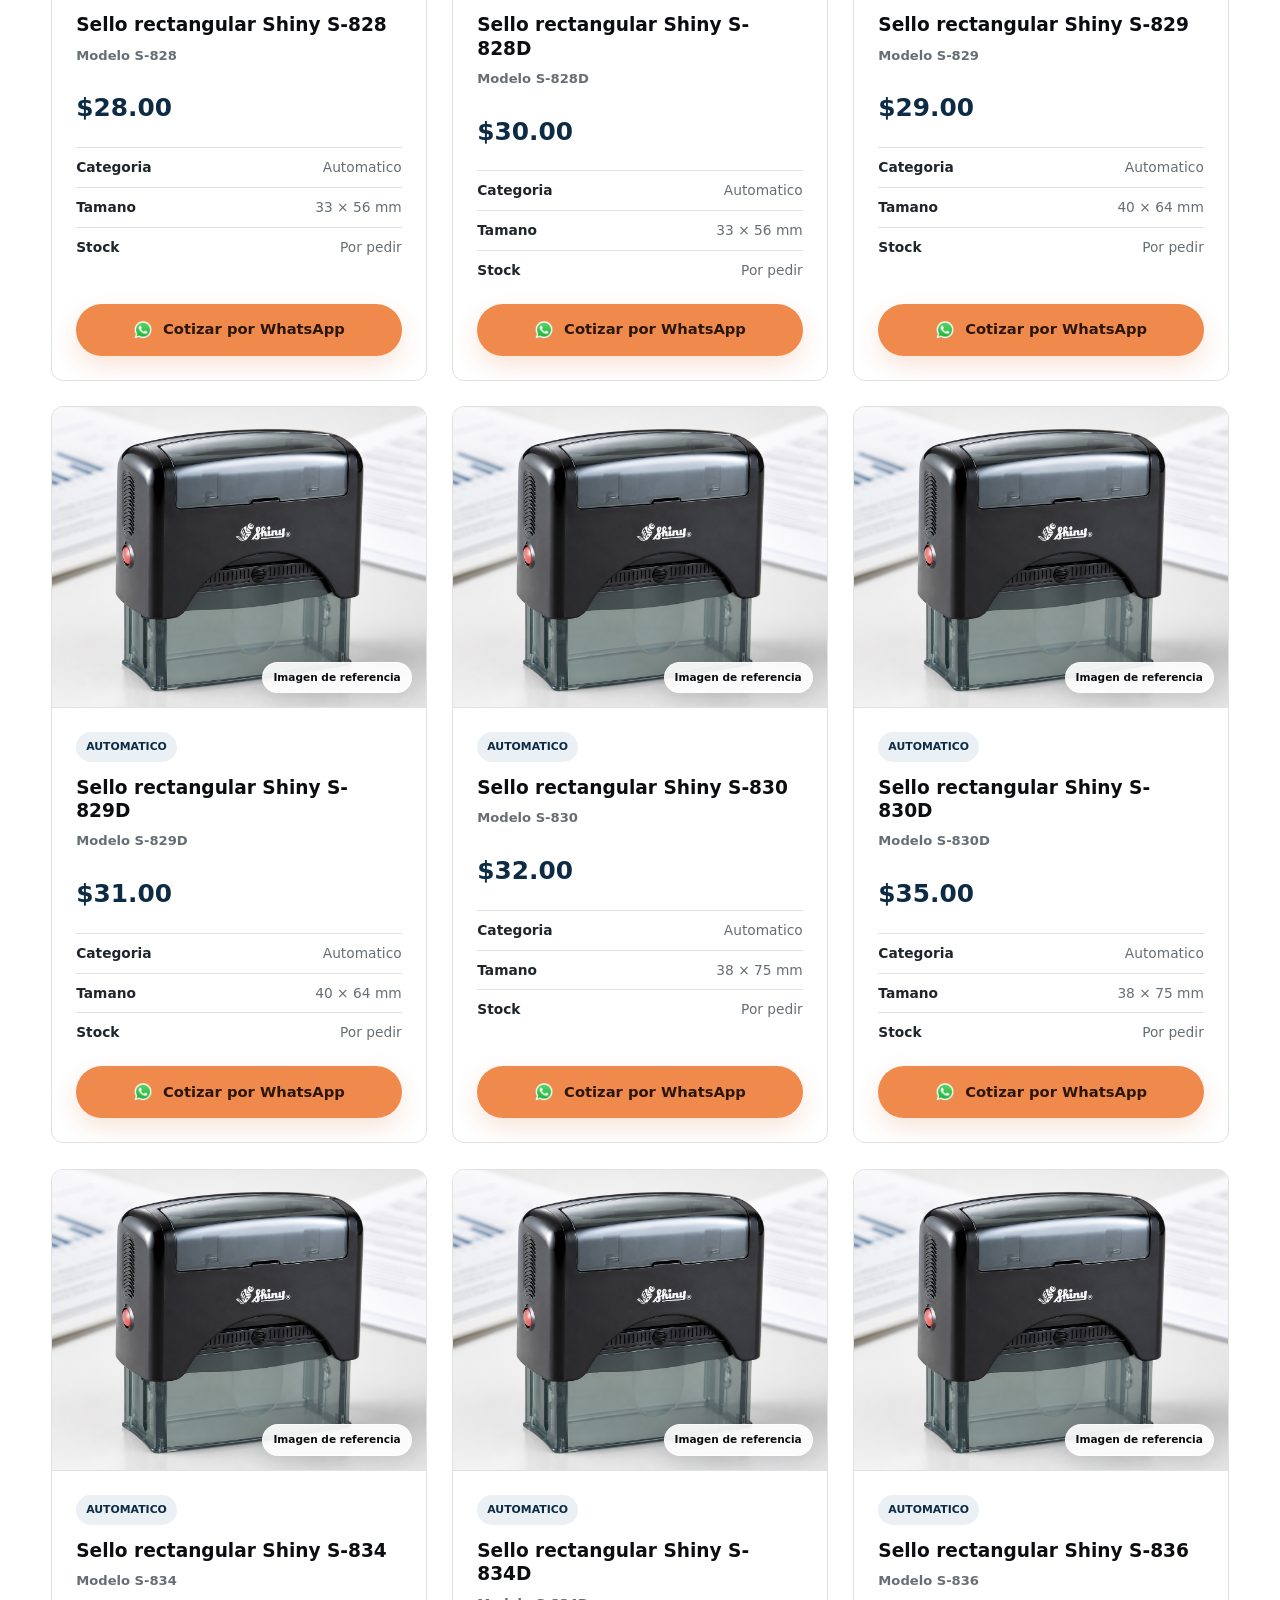
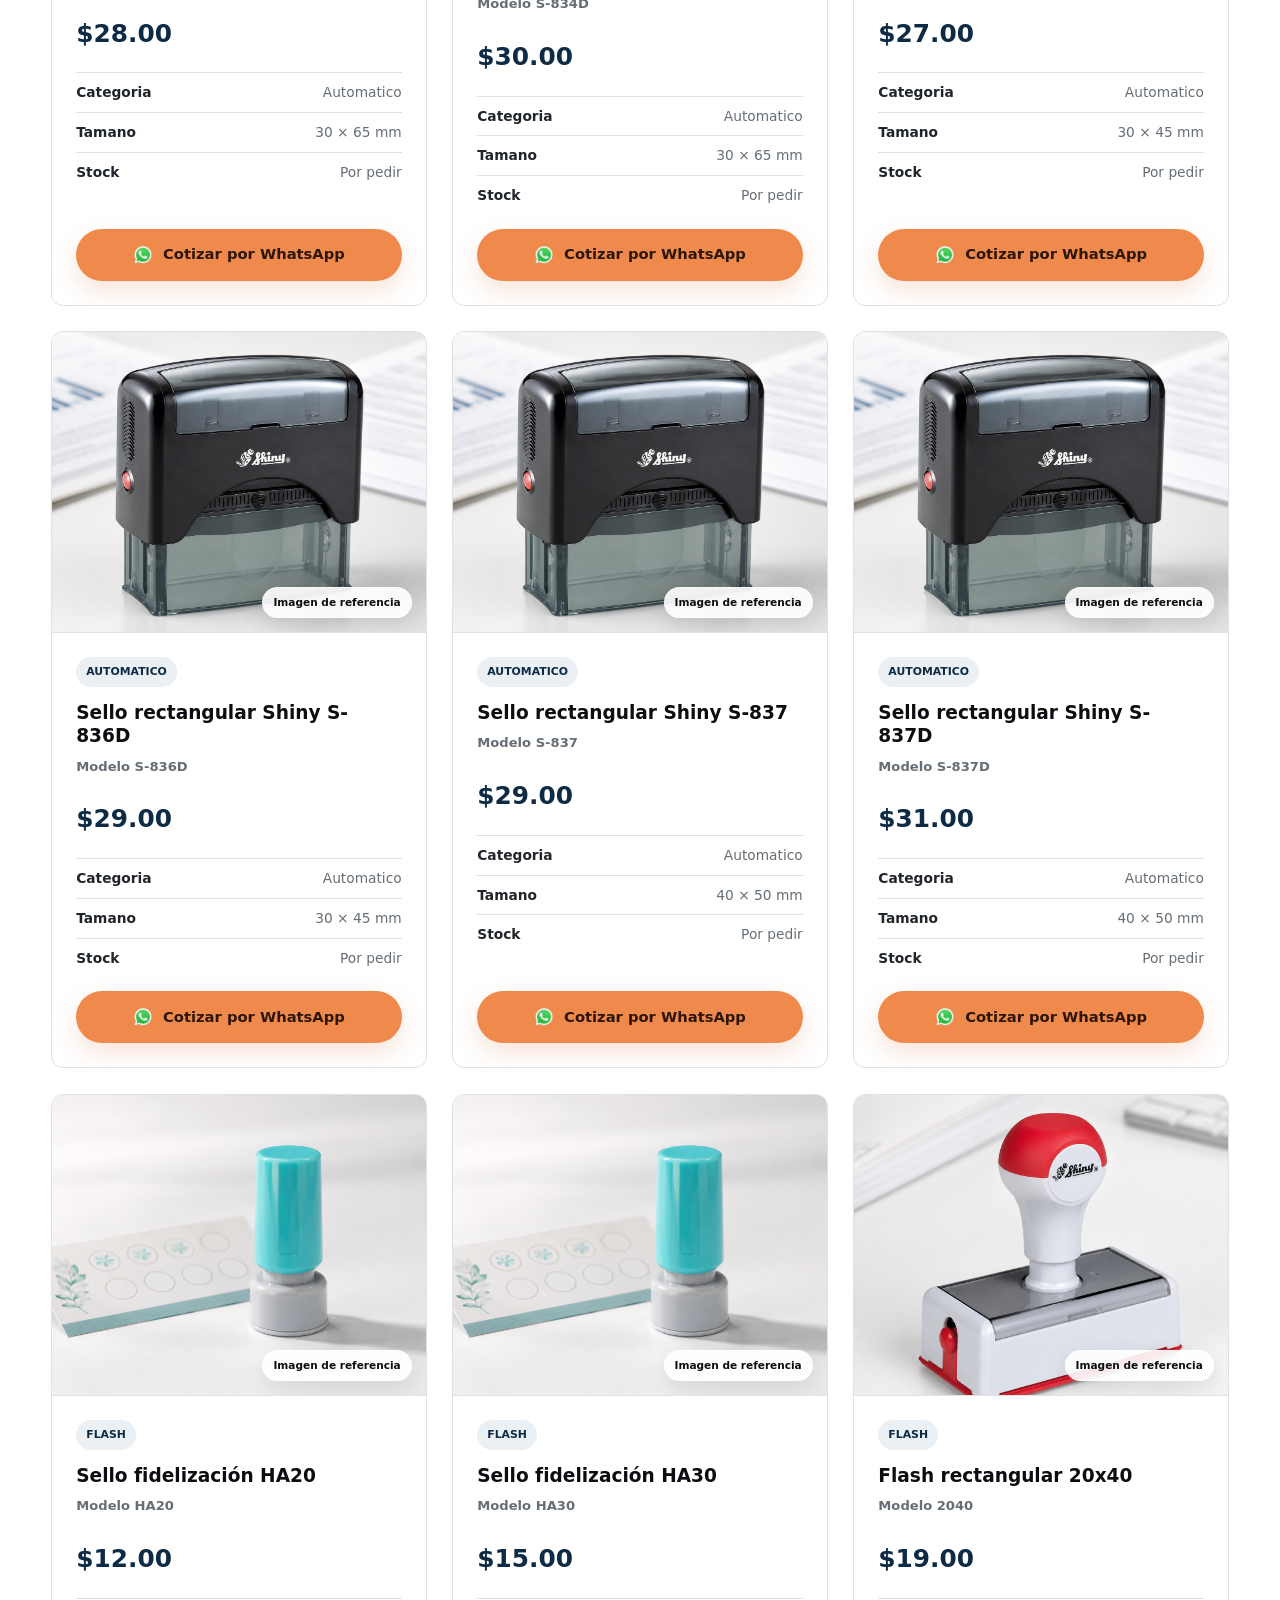
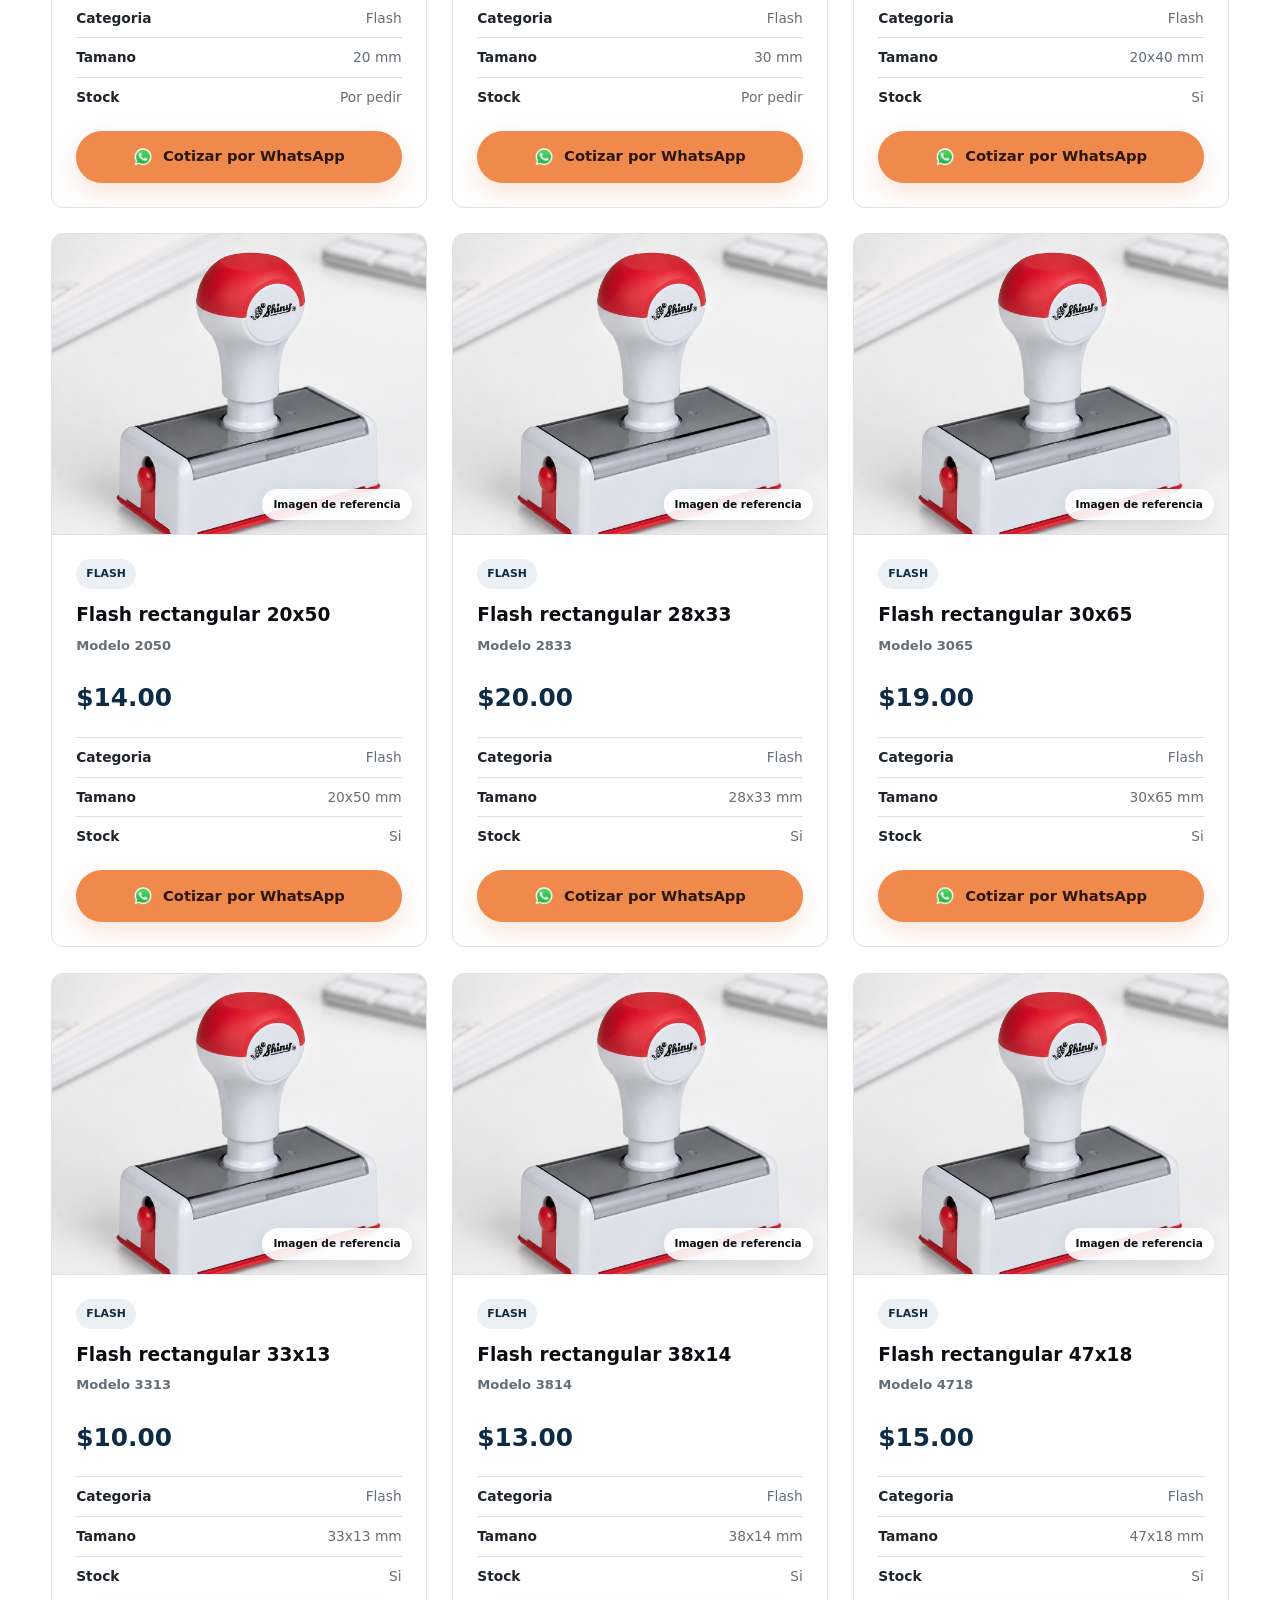
<file: catalogo.html>
<!DOCTYPE html>
<html lang="es">
<head>
  <meta charset="UTF-8">
  <meta name="viewport" content="width=device-width, initial-scale=1.0">
  <title>Cat&aacute;logo de sellos en Panam&aacute; | Sellos Isaac</title>
  <meta name="description" content="Consulta modelos y precios de sellos autom&aacute;ticos, flash, redondos, Pocket y tintas para sellos en Panam&aacute;. Atenci&oacute;n por WhatsApp desde Betania.">
  <meta name="robots" content="index, follow, max-image-preview:large">
  <link rel="canonical" href="https://isaacentebi.com/catalogo.html">
  <meta property="og:locale" content="es_PA">
  <meta property="og:site_name" content="Sellos Isaac">
  <meta property="og:type" content="website">
  <meta property="og:title" content="Cat&aacute;logo de sellos en Panam&aacute; | Sellos Isaac">
  <meta property="og:description" content="Modelos y precios de sellos autom&aacute;ticos, flash, redondos, Pocket y tintas para sellos en Panam&aacute;.">
  <meta property="og:url" content="https://isaacentebi.com/catalogo.html">
  <meta property="og:image" content="https://isaacentebi.com/assets/img/catalogo/catalogo-hero-premium.png">
  <meta property="og:image:alt" content="Cat&aacute;logo de sellos personalizados en Panam&aacute;">
  <meta name="twitter:card" content="summary_large_image">
  <meta name="twitter:title" content="Cat&aacute;logo de sellos en Panam&aacute; | Sellos Isaac">
  <meta name="twitter:description" content="Explora sellos autom&aacute;ticos, flash, redondos, Pocket y tintas con precios visibles.">
  <meta name="twitter:image" content="https://isaacentebi.com/assets/img/catalogo/catalogo-hero-premium.png">
  <link rel="icon" href="assets/logo/logo-sellos-isaac.png" type="image/png">
  <link rel="stylesheet" href="css/styles.css">
  <script type="application/ld+json">
  {
    "@context": "https://schema.org",
    "@type": ["LocalBusiness", "Store", "ProfessionalService"],
    "@id": "https://isaacentebi.com/#business",
    "name": "Sellos Isaac",
    "url": "https://isaacentebi.com/",
    "logo": "https://isaacentebi.com/assets/logo/logo-sellos-isaac.png",
    "image": "https://isaacentebi.com/assets/img/hero/hero-sellos-premium.png",
    "telephone": ["+50767604522", "+5073979130"],
    "email": "sellosisaac@hotmail.com",
    "address": {
      "@type": "PostalAddress",
      "streetAddress": "Avenida Georgetown, Betania",
      "addressLocality": "Ciudad de Panam\u00e1",
      "addressRegion": "Panam\u00e1",
      "addressCountry": "PA"
    },
    "areaServed": {"@type": "City", "name": "Ciudad de Panam\u00e1"},
    "openingHoursSpecification": [
      {"@type": "OpeningHoursSpecification", "dayOfWeek": ["Monday", "Tuesday", "Wednesday", "Thursday", "Friday"], "opens": "08:00", "closes": "17:00"},
      {"@type": "OpeningHoursSpecification", "dayOfWeek": "Saturday", "opens": "08:00", "closes": "12:00"}
    ],
    "contactPoint": {"@type": "ContactPoint", "telephone": "+50767604522", "contactType": "sales", "availableLanguage": "es"},
    "sameAs": ["https://www.instagram.com/sellosisaac"],
    "knowsAbout": ["sellos personalizados", "sellos autom\u00e1ticos", "sellos flash", "sellos redondos", "tintas para sellos", "papeler\u00eda personalizada", "facturas", "tarjetas de presentaci\u00f3n", "volantes", "men\u00fas"],
    "hasOfferCatalog": {
      "@type": "OfferCatalog",
      "name": "Sellos y papeler\u00eda de Sellos Isaac",
      "itemListElement": [
        {"@type": "Offer", "itemOffered": {"@type": "Service", "name": "Sellos personalizados"}},
        {"@type": "Offer", "itemOffered": {"@type": "Service", "name": "Sellos autom\u00e1ticos"}},
        {"@type": "Offer", "itemOffered": {"@type": "Service", "name": "Sellos flash"}},
        {"@type": "Offer", "itemOffered": {"@type": "Service", "name": "Sellos redondos"}},
        {"@type": "Offer", "itemOffered": {"@type": "Service", "name": "Tintas para sellos"}},
        {"@type": "Offer", "itemOffered": {"@type": "Service", "name": "Papeler\u00eda personalizada"}},
        {"@type": "Offer", "itemOffered": {"@type": "Service", "name": "Facturas personalizadas"}},
        {"@type": "Offer", "itemOffered": {"@type": "Service", "name": "Tarjetas de presentaci\u00f3n"}},
        {"@type": "Offer", "itemOffered": {"@type": "Service", "name": "Volantes"}},
        {"@type": "Offer", "itemOffered": {"@type": "Service", "name": "Men\u00fas para restaurantes"}}
      ]
    }
  }
  </script>
</head>
<body>
  <header class="site-header">
    <div class="container header-content">
      <a class="brand" href="index.html" aria-label="Sellos Isaac inicio">
        <img class="brand-logo" src="assets/logo/logo-sellos-isaac.png" alt="Sellos Isaac">
        <span class="brand-copy"><strong>Sellos Isaac</strong><small>Sellos y papeler&iacute;a</small></span>
      </a>
      <button class="nav-toggle" type="button" aria-expanded="false" aria-controls="main-nav" aria-label="Abrir menu"><span></span><span></span></button>
      <nav id="main-nav" class="main-nav" aria-label="Navegacion principal">
        <a href="index.html">Inicio</a>
        <a class="active" href="catalogo.html">Cat&aacute;logo</a>
        <a href="papeleria.html">Papeler&iacute;a</a>
        <a href="contacto.html">Contacto</a>
        <a class="nav-mobile-phone" href="tel:3979130" aria-label="Llamar al tel&eacute;fono fijo 397-9130">Llamar 397-9130</a>
        <a class="nav-mobile-cta" href="contacto.html">Cotizar</a>
      </nav>
      <div class="header-actions">
        <a class="header-phone" href="tel:3979130" aria-label="Llamar al tel&eacute;fono fijo 397-9130"><span>Llamar</span><strong>397-9130</strong></a>
        <a class="btn header-cta" href="contacto.html">Cotizar</a>
      </div>
    </div>
  </header>

  <main>
    <section class="catalog-hero">
      <div class="container catalog-hero-layout">
        <div class="catalog-hero-copy" data-reveal>
          <div class="catalog-hero-intro">
            <p class="eyebrow">Cat&aacute;logo</p>
            <h1>El sello correcto para cada forma de trabajar.</h1>
            <p>Explora modelos y precios de sellos autom&aacute;ticos, flash, redondos, Pocket y tintas para sellos en Panam&aacute;. Filtra por categor&iacute;a o busca por nombre, modelo o tama&ntilde;o.</p>
          </div>
          <div class="catalog-toolbar catalog-hero-toolbar">
            <div class="search-wrap">
              <label for="buscador">Buscar producto</label>
              <input id="buscador" class="search-input" type="search" placeholder="Ej. Shiny, R-542, 38 mm, tinta" data-buscador>
            </div>
            <div class="filter-group" aria-label="Filtros por categoria">
              <button class="filter-btn active" type="button" data-filtro="Todos">Todos</button>
              <button class="filter-btn" type="button" data-filtro="Automatico">Autom&aacute;tico</button>
              <button class="filter-btn" type="button" data-filtro="Flash">Flash</button>
              <button class="filter-btn" type="button" data-filtro="Redondo">Redondo</button>
              <button class="filter-btn" type="button" data-filtro="Pocket">Pocket</button>
              <button class="filter-btn" type="button" data-filtro="Tinta">Tinta</button>
            </div>
            <p class="catalog-help">&iquest;No sabes cu&aacute;l elegir? <a href="https://wa.me/50767604522" target="_blank" rel="noopener">Escr&iacute;benos por WhatsApp</a> o <a href="tel:3979130" aria-label="Llamar al tel&eacute;fono fijo 397-9130">llama al 397-9130</a>.</p>
          </div>
        </div>
        <div class="premium-media catalog-hero-media" data-reveal>
          <img src="assets/img/catalogo/catalogo-hero-premium.png" width="1916" height="821" alt="Cat&aacute;logo de sellos personalizados en Panam&aacute;" fetchpriority="high" decoding="async">
        </div>
      </div>
    </section>

    <section class="section catalog-section">
      <div class="container">
        <div class="catalog-meta" aria-live="polite">
          <span data-total-productos>Cargando productos...</span>
        </div>
        <div class="product-grid" data-productos></div>
        <div class="catalog-message" data-catalogo-mensaje hidden></div>
      </div>
    </section>
  </main>

  <footer class="site-footer">
    <div class="container footer-grid">
      <div>
        <a class="brand footer-brand" href="index.html">
          <img class="brand-logo" src="assets/logo/logo-sellos-isaac.png" alt="Sellos Isaac">
          <span class="brand-copy"><strong>Sellos Isaac</strong><small>Sellos y papeler&iacute;a</small></span>
        </a>
        <p>Sellos personalizados y papeler&iacute;a para negocios en Panam&aacute;.</p>
      </div>
      <address class="footer-contact">
        <a href="https://wa.me/50767604522" target="_blank" rel="noopener">WhatsApp: +507 6760-4522</a>
        <a href="tel:3979130" aria-label="Llamar al tel&eacute;fono fijo 397-9130">Tel&eacute;fono: 397-9130</a>
        <a href="https://www.instagram.com/sellosisaac/" target="_blank" rel="noopener">Instagram: @sellosisaac</a>
        <a href="mailto:sellosisaac@hotmail.com">sellosisaac@hotmail.com</a>
        <span>Lunes a viernes, 8:00 a.m. - 5:00 p.m. | S&aacute;bados, 8:00 a.m. - 12:00 p.m.</span>
        <span>Betania, Avenida Georgetown, Ciudad de Panam&aacute;.</span>
      </address>
    </div>
  </footer>
  <script src="js/main.js"></script>
</body>
</html>
</file>
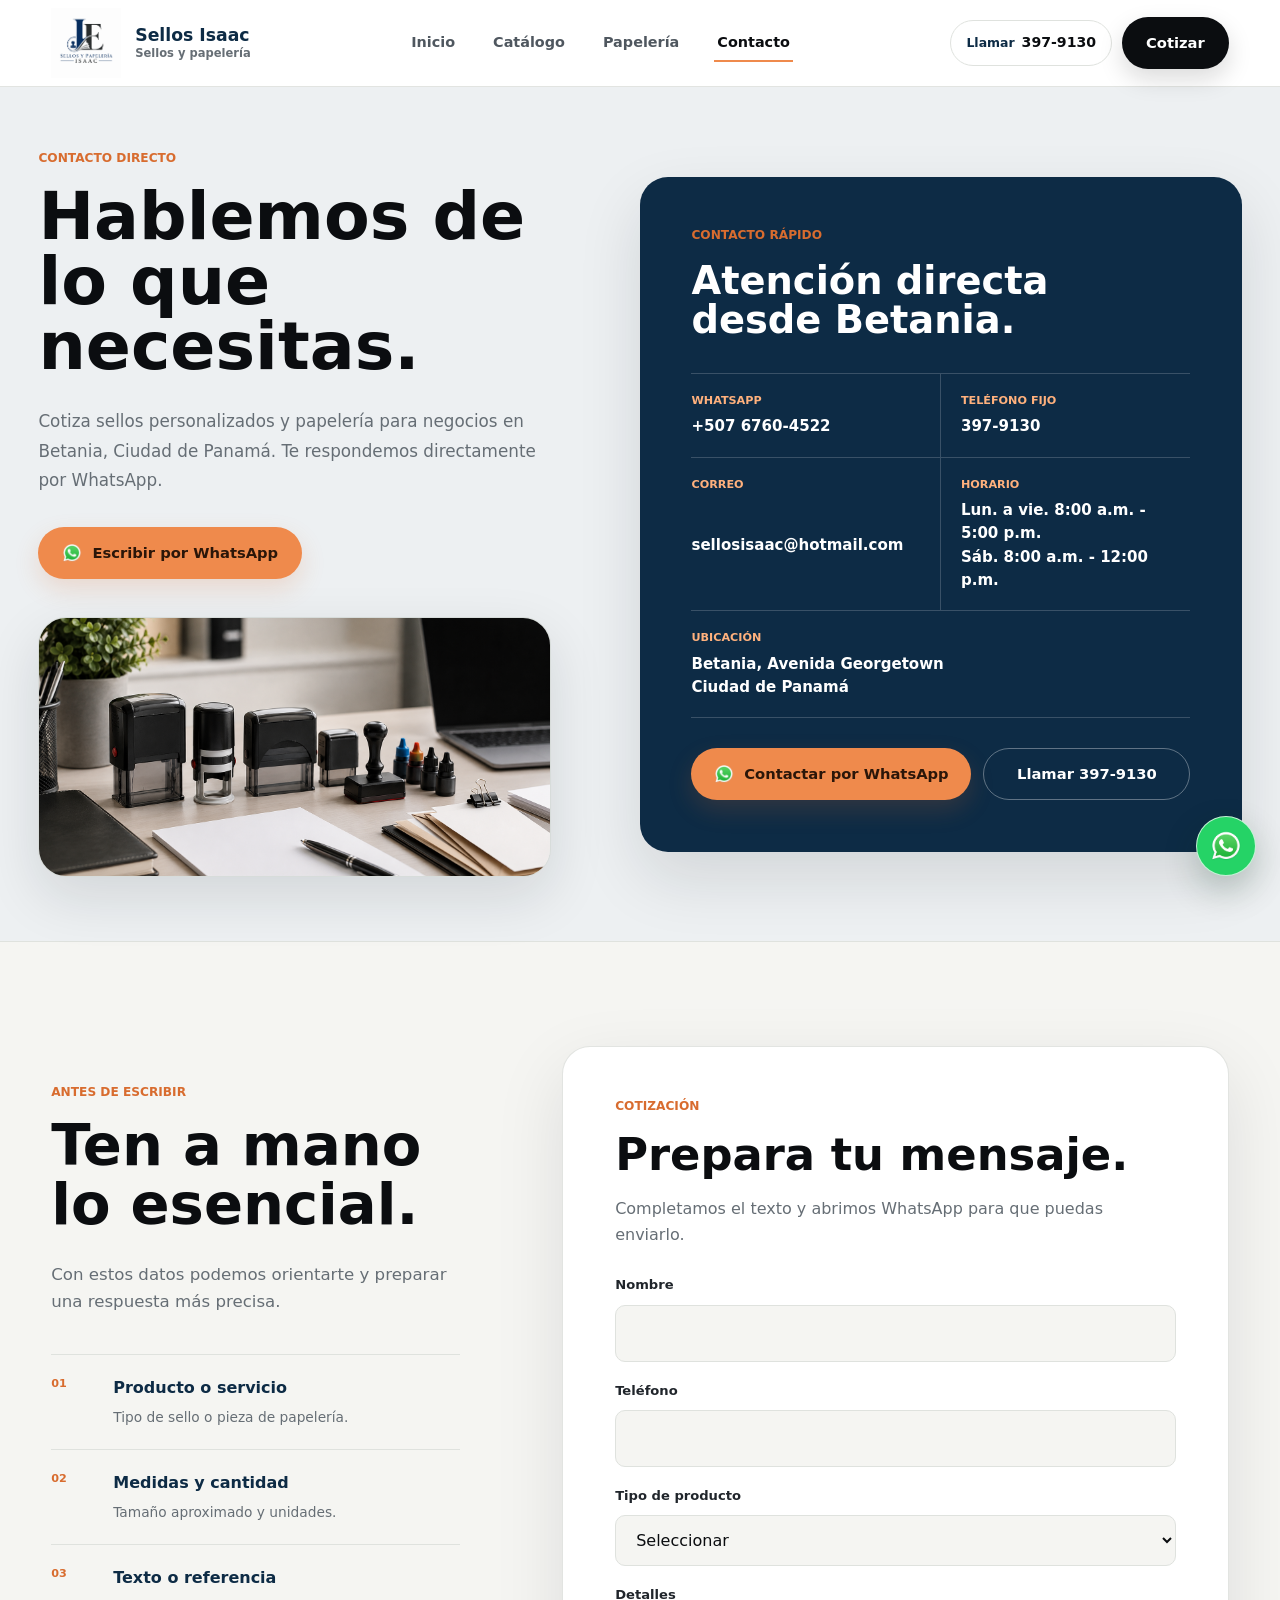
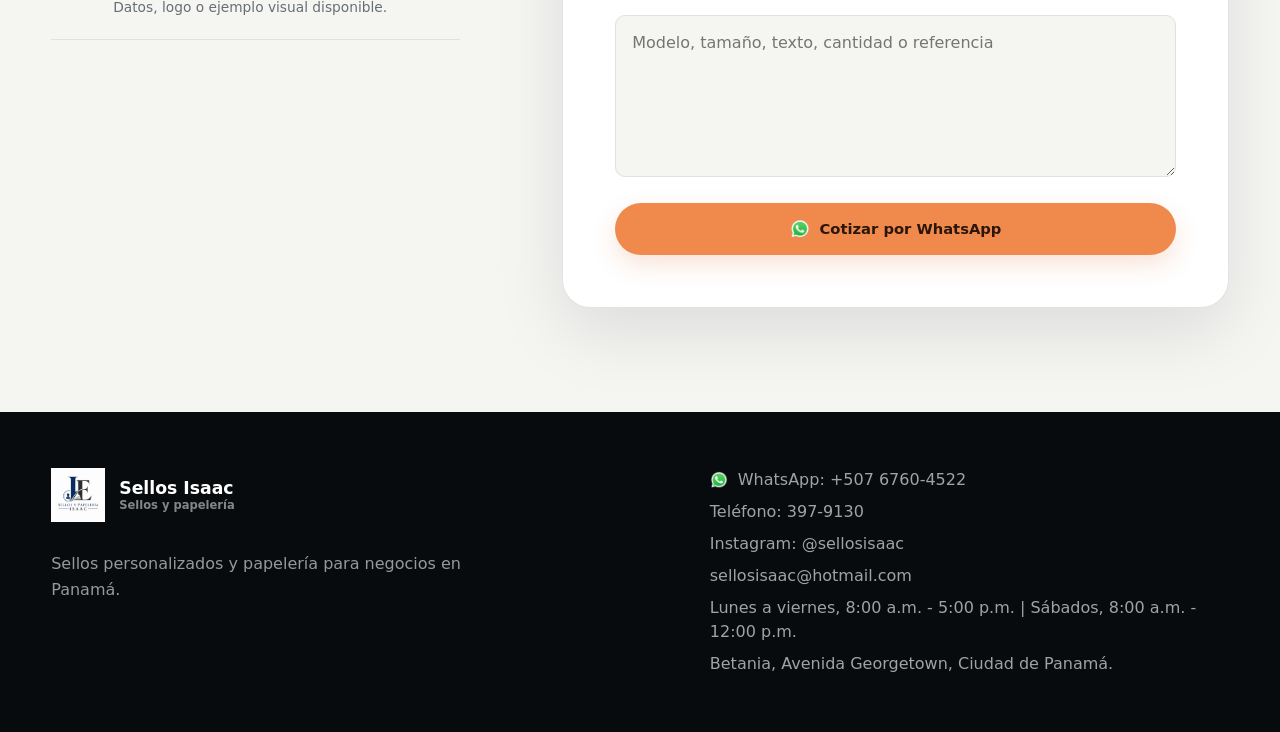
<file: contacto.html>
<!DOCTYPE html>
<html lang="es">
<head>
  <meta charset="UTF-8">
  <meta name="viewport" content="width=device-width, initial-scale=1.0">
  <title>Contacto y cotizaciones en Panam&aacute; | Sellos Isaac</title>
  <meta name="description" content="Contacta a Sellos Isaac por WhatsApp para cotizar sellos personalizados y papeler&iacute;a en Betania, Avenida Georgetown, Ciudad de Panam&aacute;.">
  <meta name="robots" content="index, follow, max-image-preview:large">
  <link rel="canonical" href="https://isaacentebi.com/contacto.html">
  <meta property="og:locale" content="es_PA">
  <meta property="og:site_name" content="Sellos Isaac">
  <meta property="og:type" content="website">
  <meta property="og:title" content="Contacto y cotizaciones en Panam&aacute; | Sellos Isaac">
  <meta property="og:description" content="Cotiza sellos personalizados y papeler&iacute;a por WhatsApp con atenci&oacute;n desde Betania, Ciudad de Panam&aacute;.">
  <meta property="og:url" content="https://isaacentebi.com/contacto.html">
  <meta property="og:image" content="https://isaacentebi.com/assets/img/contacto/contacto-sellos-premium.png">
  <meta property="og:image:alt" content="Sellos personalizados en Betania, Ciudad de Panam&aacute;">
  <meta name="twitter:card" content="summary_large_image">
  <meta name="twitter:title" content="Contacto y cotizaciones en Panam&aacute; | Sellos Isaac">
  <meta name="twitter:description" content="Escr&iacute;benos por WhatsApp para cotizar sellos y papeler&iacute;a personalizada en Panam&aacute;.">
  <meta name="twitter:image" content="https://isaacentebi.com/assets/img/contacto/contacto-sellos-premium.png">
  <link rel="icon" href="assets/logo/logo-sellos-isaac.png" type="image/png">
  <link rel="stylesheet" href="css/styles.css">
  <script type="application/ld+json">
  {
    "@context": "https://schema.org",
    "@type": ["LocalBusiness", "Store", "ProfessionalService"],
    "@id": "https://isaacentebi.com/#business",
    "name": "Sellos Isaac",
    "url": "https://isaacentebi.com/",
    "logo": "https://isaacentebi.com/assets/logo/logo-sellos-isaac.png",
    "image": "https://isaacentebi.com/assets/img/hero/hero-sellos-premium.png",
    "telephone": ["+50767604522", "+5073979130"],
    "email": "sellosisaac@hotmail.com",
    "address": {
      "@type": "PostalAddress",
      "streetAddress": "Avenida Georgetown, Betania",
      "addressLocality": "Ciudad de Panam\u00e1",
      "addressRegion": "Panam\u00e1",
      "addressCountry": "PA"
    },
    "areaServed": {"@type": "City", "name": "Ciudad de Panam\u00e1"},
    "openingHoursSpecification": [
      {"@type": "OpeningHoursSpecification", "dayOfWeek": ["Monday", "Tuesday", "Wednesday", "Thursday", "Friday"], "opens": "08:00", "closes": "17:00"},
      {"@type": "OpeningHoursSpecification", "dayOfWeek": "Saturday", "opens": "08:00", "closes": "12:00"}
    ],
    "contactPoint": {"@type": "ContactPoint", "telephone": "+50767604522", "contactType": "sales", "availableLanguage": "es"},
    "sameAs": ["https://www.instagram.com/sellosisaac"],
    "knowsAbout": ["sellos personalizados", "sellos autom\u00e1ticos", "sellos flash", "sellos redondos", "tintas para sellos", "papeler\u00eda personalizada", "facturas", "tarjetas de presentaci\u00f3n", "volantes", "men\u00fas"],
    "hasOfferCatalog": {
      "@type": "OfferCatalog",
      "name": "Sellos y papeler\u00eda de Sellos Isaac",
      "itemListElement": [
        {"@type": "Offer", "itemOffered": {"@type": "Service", "name": "Sellos personalizados"}},
        {"@type": "Offer", "itemOffered": {"@type": "Service", "name": "Sellos autom\u00e1ticos"}},
        {"@type": "Offer", "itemOffered": {"@type": "Service", "name": "Sellos flash"}},
        {"@type": "Offer", "itemOffered": {"@type": "Service", "name": "Sellos redondos"}},
        {"@type": "Offer", "itemOffered": {"@type": "Service", "name": "Tintas para sellos"}},
        {"@type": "Offer", "itemOffered": {"@type": "Service", "name": "Papeler\u00eda personalizada"}},
        {"@type": "Offer", "itemOffered": {"@type": "Service", "name": "Facturas personalizadas"}},
        {"@type": "Offer", "itemOffered": {"@type": "Service", "name": "Tarjetas de presentaci\u00f3n"}},
        {"@type": "Offer", "itemOffered": {"@type": "Service", "name": "Volantes"}},
        {"@type": "Offer", "itemOffered": {"@type": "Service", "name": "Men\u00fas para restaurantes"}}
      ]
    }
  }
  </script>
</head>
<body>
  <header class="site-header">
    <div class="container header-content">
      <a class="brand" href="index.html" aria-label="Sellos Isaac inicio"><img class="brand-logo" src="assets/logo/logo-sellos-isaac.png" alt="Sellos Isaac"><span class="brand-copy"><strong>Sellos Isaac</strong><small>Sellos y papeler&iacute;a</small></span></a>
      <button class="nav-toggle" type="button" aria-expanded="false" aria-controls="main-nav" aria-label="Abrir menu"><span></span><span></span></button>
      <nav id="main-nav" class="main-nav" aria-label="Navegacion principal"><a href="index.html">Inicio</a><a href="catalogo.html">Cat&aacute;logo</a><a href="papeleria.html">Papeler&iacute;a</a><a class="active" href="contacto.html">Contacto</a><a class="nav-mobile-phone" href="tel:3979130" aria-label="Llamar al tel&eacute;fono fijo 397-9130">Llamar 397-9130</a><a class="nav-mobile-cta" href="#cotizacion">Cotizar</a></nav>
      <div class="header-actions"><a class="header-phone" href="tel:3979130" aria-label="Llamar al tel&eacute;fono fijo 397-9130"><span>Llamar</span><strong>397-9130</strong></a><a class="btn header-cta" href="#cotizacion">Cotizar</a></div>
    </div>
  </header>

  <main>
    <section class="inner-hero contact-hero">
      <div class="container inner-hero-layout contact-hero-layout">
        <div class="contact-hero-copy" data-reveal>
          <p class="eyebrow">Contacto directo</p>
          <h1>Hablemos de lo que necesitas.</h1>
          <p>Cotiza sellos personalizados y papeler&iacute;a para negocios en Betania, Ciudad de Panam&aacute;. Te respondemos directamente por WhatsApp.</p>
          <a class="btn btn-accent inner-hero-cta" href="#" data-whatsapp-general>Escribir por WhatsApp</a>
          <div class="premium-media contact-hero-visual">
            <img src="assets/img/contacto/contacto-sellos-premium.png" width="1536" height="1024" alt="Sellos personalizados en Betania, Ciudad de Panam&aacute;" fetchpriority="high" decoding="async">
          </div>
        </div>
        <aside class="contact-hero-panel" aria-label="Informaci&oacute;n de contacto" data-reveal>
          <div class="contact-panel-heading">
            <p class="eyebrow">Contacto r&aacute;pido</p>
            <h2>Atenci&oacute;n directa desde Betania.</h2>
          </div>
          <div class="contact-panel-list">
            <a href="https://wa.me/50767604522" target="_blank" rel="noopener"><span>WhatsApp</span><strong>+507 6760-4522</strong></a>
            <a href="tel:3979130" aria-label="Llamar al tel&eacute;fono fijo 397-9130"><span>Tel&eacute;fono fijo</span><strong>397-9130</strong></a>
            <a href="mailto:sellosisaac@hotmail.com"><span>Correo</span><strong>sellosisaac@hotmail.com</strong></a>
            <div><span>Horario</span><strong>Lun. a vie. 8:00 a.m. - 5:00 p.m.<br>S&aacute;b. 8:00 a.m. - 12:00 p.m.</strong></div>
            <div><span>Ubicaci&oacute;n</span><strong>Betania, Avenida Georgetown<br>Ciudad de Panam&aacute;</strong></div>
          </div>
          <div class="contact-panel-actions"><a class="btn btn-accent" href="#" data-whatsapp-general>Contactar por WhatsApp</a><a class="btn btn-call-light" href="tel:3979130" aria-label="Llamar al tel&eacute;fono fijo 397-9130">Llamar 397-9130</a></div>
        </aside>
      </div>
    </section>

    <section class="section contact-section">
      <div class="container contact-layout">
        <div class="quote-intro" data-reveal>
          <p class="eyebrow">Antes de escribir</p>
          <h2>Ten a mano lo esencial.</h2>
          <p>Con estos datos podemos orientarte y preparar una respuesta m&aacute;s precisa.</p>
          <ol class="quote-checklist">
            <li><span>01</span><div><strong>Producto o servicio</strong><small>Tipo de sello o pieza de papeler&iacute;a.</small></div></li>
            <li><span>02</span><div><strong>Medidas y cantidad</strong><small>Tama&ntilde;o aproximado y unidades.</small></div></li>
            <li><span>03</span><div><strong>Texto o referencia</strong><small>Datos, logo o ejemplo visual disponible.</small></div></li>
          </ol>
        </div>

        <form class="quote-form" id="cotizacion" data-contact-form data-reveal>
          <div class="form-header"><p class="eyebrow">Cotizaci&oacute;n</p><h2>Prepara tu mensaje.</h2><p>Completamos el texto y abrimos WhatsApp para que puedas enviarlo.</p></div>
          <div class="form-row"><label for="nombre">Nombre</label><input id="nombre" name="nombre" type="text" autocomplete="name" required></div>
          <div class="form-row"><label for="telefono">Tel&eacute;fono</label><input id="telefono" name="telefono" type="tel" autocomplete="tel" required></div>
          <div class="form-row"><label for="tipo">Tipo de producto</label><select id="tipo" name="tipo" required><option value="">Seleccionar</option><option>Autom&aacute;tico</option><option>Flash</option><option>Redondo</option><option>Pocket</option><option>Tinta o accesorio</option><option>Papeler&iacute;a</option><option>Otro</option></select></div>
          <div class="form-row"><label for="mensaje">Detalles</label><textarea id="mensaje" name="mensaje" rows="5" placeholder="Modelo, tama&ntilde;o, texto, cantidad o referencia"></textarea></div>
          <button class="btn btn-accent btn-full" type="submit">Cotizar por WhatsApp</button>
        </form>
      </div>
    </section>
  </main>

  <footer class="site-footer">
    <div class="container footer-grid">
      <div><a class="brand footer-brand" href="index.html"><img class="brand-logo" src="assets/logo/logo-sellos-isaac.png" alt="Sellos Isaac"><span class="brand-copy"><strong>Sellos Isaac</strong><small>Sellos y papeler&iacute;a</small></span></a><p>Sellos personalizados y papeler&iacute;a para negocios en Panam&aacute;.</p></div>
      <address class="footer-contact"><a href="https://wa.me/50767604522" target="_blank" rel="noopener">WhatsApp: +507 6760-4522</a><a href="tel:3979130" aria-label="Llamar al tel&eacute;fono fijo 397-9130">Tel&eacute;fono: 397-9130</a><a href="https://www.instagram.com/sellosisaac/" target="_blank" rel="noopener">Instagram: @sellosisaac</a><a href="mailto:sellosisaac@hotmail.com">sellosisaac@hotmail.com</a><span>Lunes a viernes, 8:00 a.m. - 5:00 p.m. | S&aacute;bados, 8:00 a.m. - 12:00 p.m.</span><span>Betania, Avenida Georgetown, Ciudad de Panam&aacute;.</span></address>
    </div>
  </footer>
  <script src="js/main.js"></script>
</body>
</html>
</file>
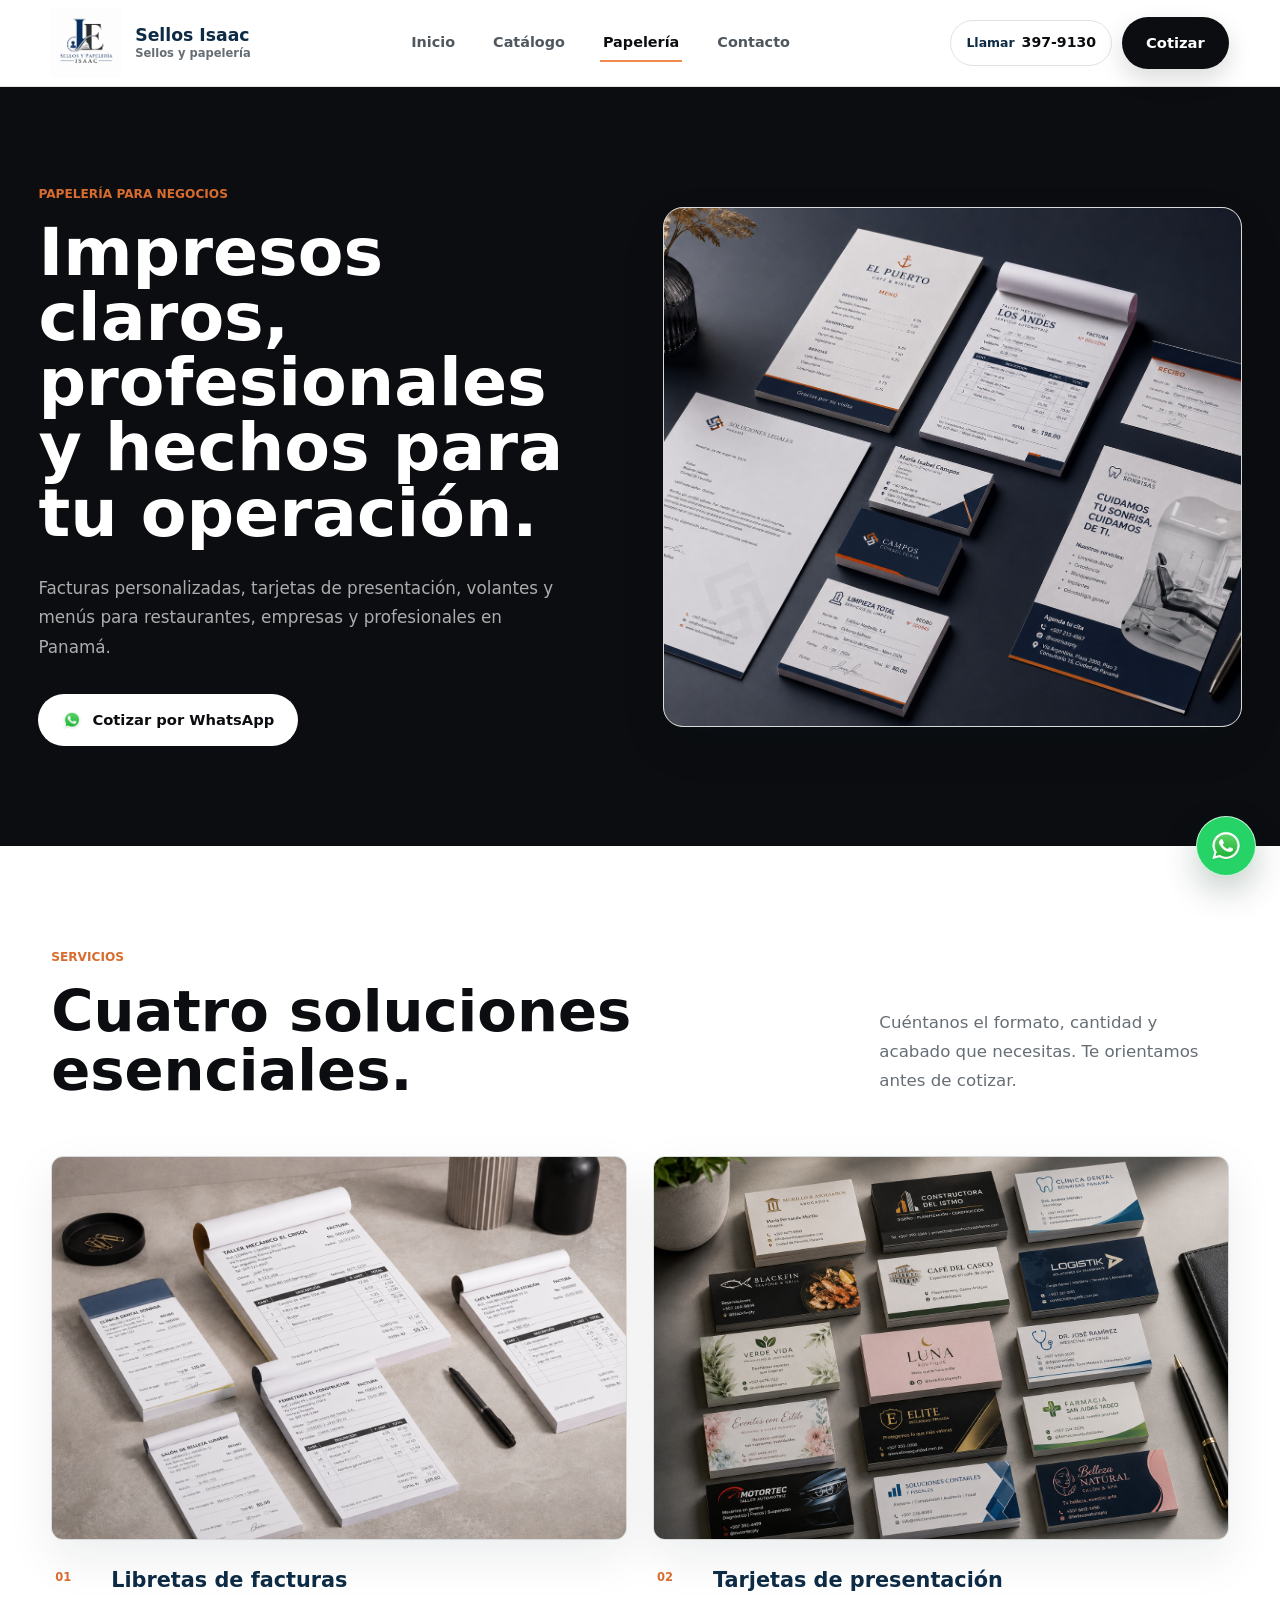
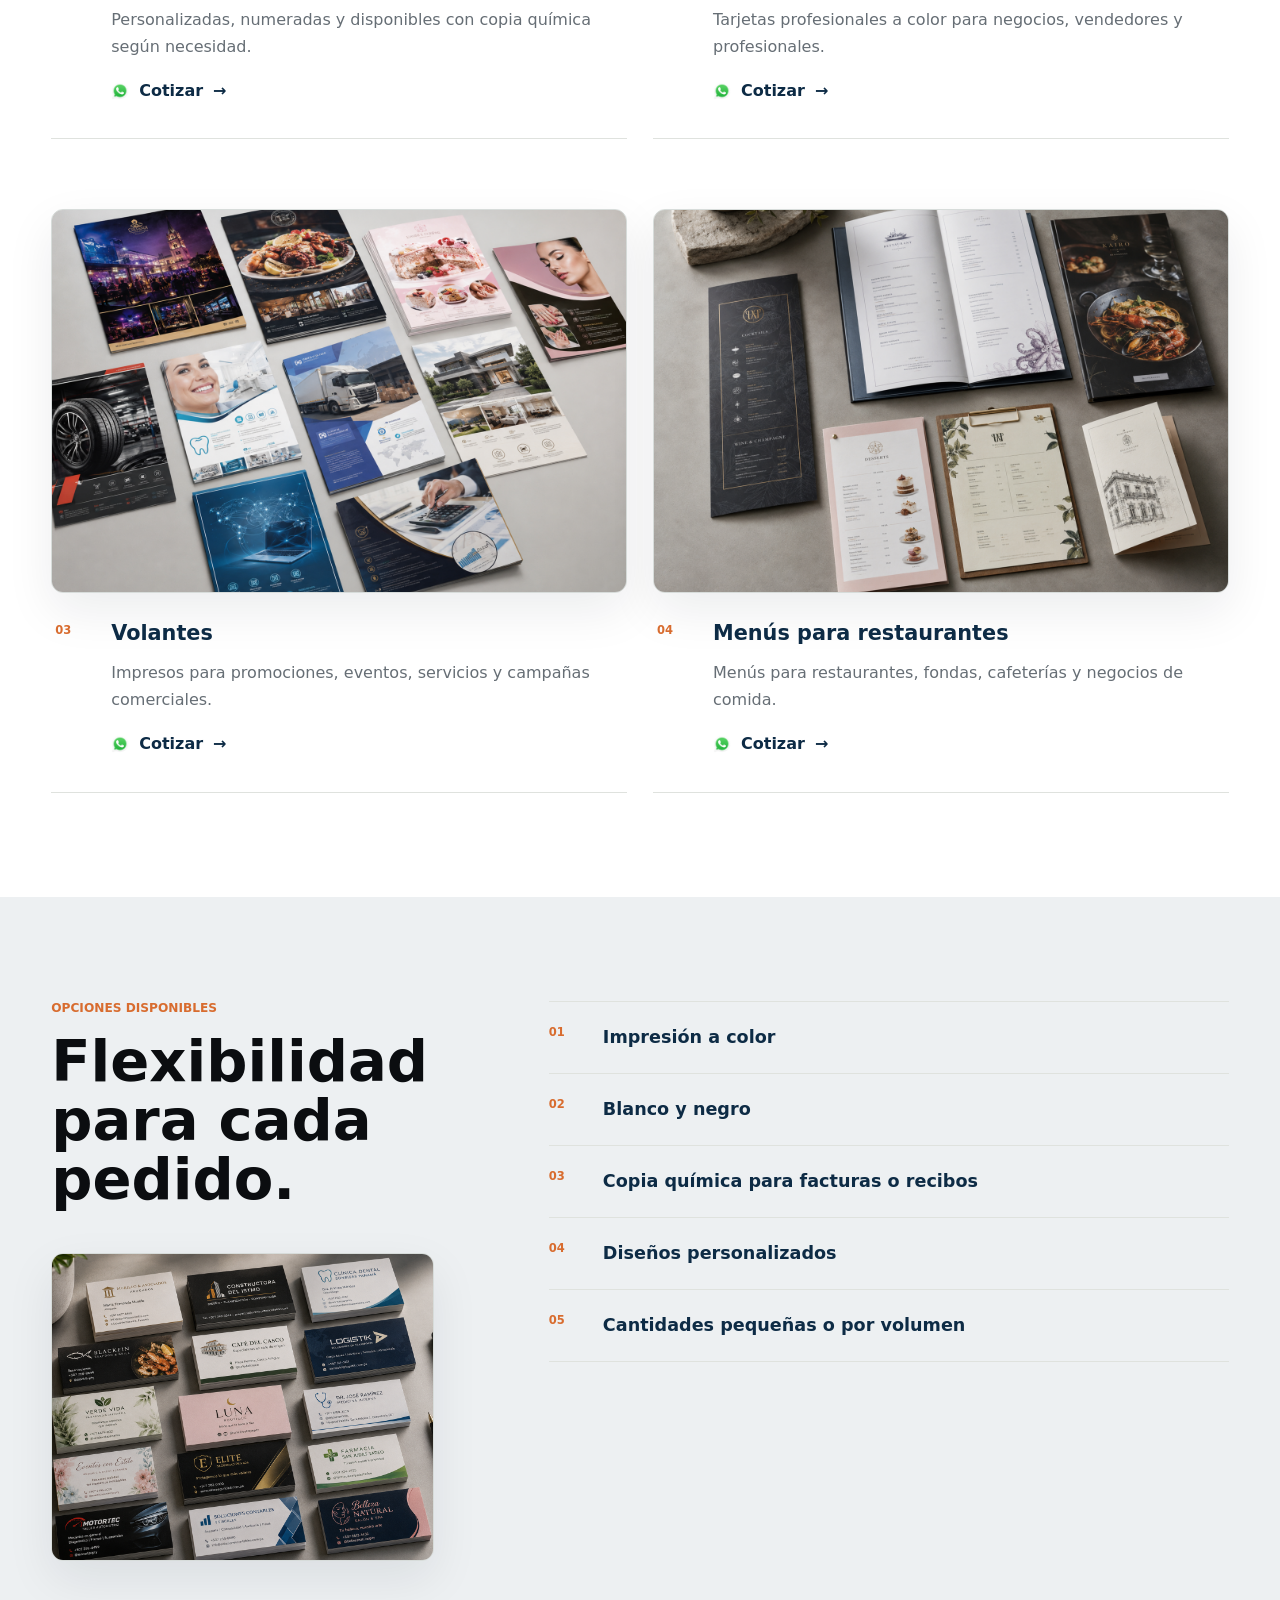
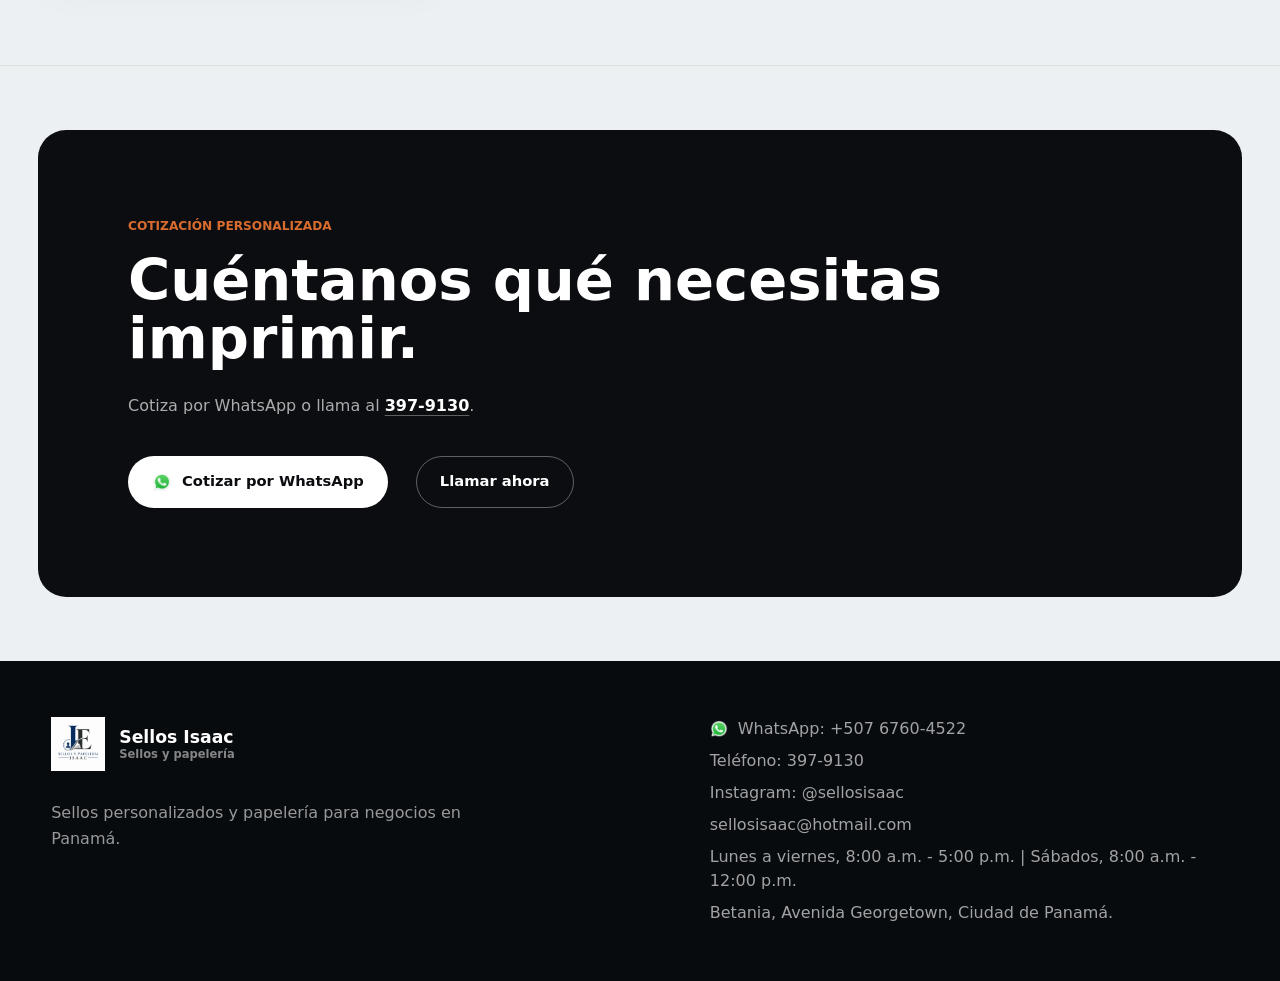
<file: papeleria.html>
<!DOCTYPE html>
<html lang="es">
<head>
  <meta charset="UTF-8">
  <meta name="viewport" content="width=device-width, initial-scale=1.0">
  <title>Papeler&iacute;a personalizada en Panam&aacute; | Sellos Isaac</title>
  <meta name="description" content="Cotiza facturas personalizadas, tarjetas de presentaci&oacute;n, volantes y men&uacute;s para restaurantes en Panam&aacute;. Impresi&oacute;n para negocios y profesionales.">
  <meta name="robots" content="index, follow, max-image-preview:large">
  <link rel="canonical" href="https://isaacentebi.com/papeleria.html">
  <meta property="og:locale" content="es_PA">
  <meta property="og:site_name" content="Sellos Isaac">
  <meta property="og:type" content="website">
  <meta property="og:title" content="Papeler&iacute;a personalizada en Panam&aacute; | Sellos Isaac">
  <meta property="og:description" content="Facturas personalizadas, tarjetas de presentaci&oacute;n, volantes y men&uacute;s para negocios en Panam&aacute;.">
  <meta property="og:url" content="https://isaacentebi.com/papeleria.html">
  <meta property="og:image" content="https://isaacentebi.com/assets/img/papeleria/papeleria-premium.png">
  <meta property="og:image:alt" content="Papeler&iacute;a corporativa con facturas, tarjetas, volantes y men&uacute;s">
  <meta name="twitter:card" content="summary_large_image">
  <meta name="twitter:title" content="Papeler&iacute;a personalizada en Panam&aacute; | Sellos Isaac">
  <meta name="twitter:description" content="Impresi&oacute;n de facturas, tarjetas, volantes y men&uacute;s para empresas y profesionales.">
  <meta name="twitter:image" content="https://isaacentebi.com/assets/img/papeleria/papeleria-premium.png">
  <link rel="icon" href="assets/logo/logo-sellos-isaac.png" type="image/png">
  <link rel="stylesheet" href="css/styles.css">
  <script type="application/ld+json">
  {
    "@context": "https://schema.org",
    "@type": ["LocalBusiness", "Store", "ProfessionalService"],
    "@id": "https://isaacentebi.com/#business",
    "name": "Sellos Isaac",
    "url": "https://isaacentebi.com/",
    "logo": "https://isaacentebi.com/assets/logo/logo-sellos-isaac.png",
    "image": "https://isaacentebi.com/assets/img/hero/hero-sellos-premium.png",
    "telephone": ["+50767604522", "+5073979130"],
    "email": "sellosisaac@hotmail.com",
    "address": {
      "@type": "PostalAddress",
      "streetAddress": "Avenida Georgetown, Betania",
      "addressLocality": "Ciudad de Panam\u00e1",
      "addressRegion": "Panam\u00e1",
      "addressCountry": "PA"
    },
    "areaServed": {"@type": "City", "name": "Ciudad de Panam\u00e1"},
    "openingHoursSpecification": [
      {"@type": "OpeningHoursSpecification", "dayOfWeek": ["Monday", "Tuesday", "Wednesday", "Thursday", "Friday"], "opens": "08:00", "closes": "17:00"},
      {"@type": "OpeningHoursSpecification", "dayOfWeek": "Saturday", "opens": "08:00", "closes": "12:00"}
    ],
    "contactPoint": {"@type": "ContactPoint", "telephone": "+50767604522", "contactType": "sales", "availableLanguage": "es"},
    "sameAs": ["https://www.instagram.com/sellosisaac"],
    "knowsAbout": ["sellos personalizados", "sellos autom\u00e1ticos", "sellos flash", "sellos redondos", "tintas para sellos", "papeler\u00eda personalizada", "facturas", "tarjetas de presentaci\u00f3n", "volantes", "men\u00fas"],
    "hasOfferCatalog": {
      "@type": "OfferCatalog",
      "name": "Sellos y papeler\u00eda de Sellos Isaac",
      "itemListElement": [
        {"@type": "Offer", "itemOffered": {"@type": "Service", "name": "Sellos personalizados"}},
        {"@type": "Offer", "itemOffered": {"@type": "Service", "name": "Sellos autom\u00e1ticos"}},
        {"@type": "Offer", "itemOffered": {"@type": "Service", "name": "Sellos flash"}},
        {"@type": "Offer", "itemOffered": {"@type": "Service", "name": "Sellos redondos"}},
        {"@type": "Offer", "itemOffered": {"@type": "Service", "name": "Tintas para sellos"}},
        {"@type": "Offer", "itemOffered": {"@type": "Service", "name": "Papeler\u00eda personalizada"}},
        {"@type": "Offer", "itemOffered": {"@type": "Service", "name": "Facturas personalizadas"}},
        {"@type": "Offer", "itemOffered": {"@type": "Service", "name": "Tarjetas de presentaci\u00f3n"}},
        {"@type": "Offer", "itemOffered": {"@type": "Service", "name": "Volantes"}},
        {"@type": "Offer", "itemOffered": {"@type": "Service", "name": "Men\u00fas para restaurantes"}}
      ]
    }
  }
  </script>
</head>
<body>
  <header class="site-header">
    <div class="container header-content">
      <a class="brand" href="index.html" aria-label="Sellos Isaac inicio">
        <img class="brand-logo" src="assets/logo/logo-sellos-isaac.png" alt="Sellos Isaac">
        <span class="brand-copy"><strong>Sellos Isaac</strong><small>Sellos y papeler&iacute;a</small></span>
      </a>
      <button class="nav-toggle" type="button" aria-expanded="false" aria-controls="main-nav" aria-label="Abrir menu"><span></span><span></span></button>
      <nav id="main-nav" class="main-nav" aria-label="Navegacion principal">
        <a href="index.html">Inicio</a>
        <a href="catalogo.html">Cat&aacute;logo</a>
        <a class="active" href="papeleria.html">Papeler&iacute;a</a>
        <a href="contacto.html">Contacto</a>
        <a class="nav-mobile-phone" href="tel:3979130" aria-label="Llamar al tel&eacute;fono fijo 397-9130">Llamar 397-9130</a>
        <a class="nav-mobile-cta" href="contacto.html">Cotizar</a>
      </nav>
      <div class="header-actions">
        <a class="header-phone" href="tel:3979130" aria-label="Llamar al tel&eacute;fono fijo 397-9130"><span>Llamar</span><strong>397-9130</strong></a>
        <a class="btn header-cta" href="contacto.html">Cotizar</a>
      </div>
    </div>
  </header>

  <main>
    <section class="inner-hero inner-hero-dark">
      <div class="container inner-hero-layout">
        <div data-reveal>
          <p class="eyebrow">Papeler&iacute;a para negocios</p>
          <h1>Impresos claros, profesionales y hechos para tu operaci&oacute;n.</h1>
          <p>Facturas personalizadas, tarjetas de presentaci&oacute;n, volantes y men&uacute;s para restaurantes, empresas y profesionales en Panam&aacute;.</p>
          <a class="btn btn-light inner-hero-cta" href="#" data-whatsapp-service="papeler&iacute;a personalizada">Cotizar por WhatsApp</a>
        </div>
        <div class="premium-media inner-hero-media" data-reveal>
          <img src="assets/img/papeleria/papeleria-premium.png" width="1447" height="1087" alt="Papeler&iacute;a corporativa con facturas, tarjetas, volantes y men&uacute;s en Panam&aacute;" fetchpriority="high" decoding="async">
        </div>
      </div>
    </section>

    <section class="section paper-services-section">
      <div class="container">
        <div class="section-heading section-heading-split" data-reveal>
          <div><p class="eyebrow">Servicios</p><h2>Cuatro soluciones esenciales.</h2></div>
          <p>Cu&eacute;ntanos el formato, cantidad y acabado que necesitas. Te orientamos antes de cotizar.</p>
        </div>

        <div class="paper-services-grid">
          <article class="paper-service" data-reveal>
            <div class="premium-media paper-service-media"><img src="assets/img/papeleria/facturas-premium.png" width="1447" height="1087" loading="lazy" decoding="async" alt="Facturas personalizadas con recibos para negocios en Panam&aacute;"></div>
            <div class="paper-service-content"><span>01</span><h3>Libretas de facturas</h3><p>Personalizadas, numeradas y disponibles con copia qu&iacute;mica seg&uacute;n necesidad.</p><a class="text-link" href="#" data-whatsapp-service="Libretas de facturas">Cotizar <span aria-hidden="true">&rarr;</span></a></div>
          </article>
          <article class="paper-service" data-reveal>
            <div class="premium-media paper-service-media"><img src="assets/img/papeleria/tarjetas-premium.png" width="1536" height="1024" loading="lazy" decoding="async" alt="Tarjetas de presentaci&oacute;n profesionales para negocios en Panam&aacute;"></div>
            <div class="paper-service-content"><span>02</span><h3>Tarjetas de presentaci&oacute;n</h3><p>Tarjetas profesionales a color para negocios, vendedores y profesionales.</p><a class="text-link" href="#" data-whatsapp-service="Tarjetas de presentaci&oacute;n">Cotizar <span aria-hidden="true">&rarr;</span></a></div>
          </article>
          <article class="paper-service" data-reveal>
            <div class="premium-media paper-service-media"><img src="assets/img/papeleria/volantes-premium.png" width="1448" height="1086" loading="lazy" decoding="async" alt="Volantes impresos a color para promociones y negocios en Panam&aacute;"></div>
            <div class="paper-service-content"><span>03</span><h3>Volantes</h3><p>Impresos para promociones, eventos, servicios y campa&ntilde;as comerciales.</p><a class="text-link" href="#" data-whatsapp-service="Volantes">Cotizar <span aria-hidden="true">&rarr;</span></a></div>
          </article>
          <article class="paper-service" data-reveal>
            <div class="premium-media paper-service-media"><img src="assets/img/papeleria/menus-premium.png" width="1448" height="1086" loading="lazy" decoding="async" alt="Men&uacute;s impresos para restaurantes y cafeter&iacute;as en Panam&aacute;"></div>
            <div class="paper-service-content"><span>04</span><h3>Men&uacute;s para restaurantes</h3><p>Men&uacute;s para restaurantes, fondas, cafeter&iacute;as y negocios de comida.</p><a class="text-link" href="#" data-whatsapp-service="Men&uacute;s para restaurantes">Cotizar <span aria-hidden="true">&rarr;</span></a></div>
          </article>
        </div>
      </div>
    </section>

    <section class="section paper-options-section">
      <div class="container paper-options-layout">
        <div class="paper-options-intro" data-reveal>
          <p class="eyebrow">Opciones disponibles</p>
          <h2>Flexibilidad para cada pedido.</h2>
          <div class="premium-media paper-options-media"><img src="assets/img/papeleria/tarjetas-premium.png" width="1536" height="1024" loading="lazy" decoding="async" alt="Muestra de tarjetas y piezas impresas con distintos dise&ntilde;os corporativos"></div>
        </div>
        <ul class="paper-options-list" data-reveal>
          <li><span>01</span>Impresi&oacute;n a color</li>
          <li><span>02</span>Blanco y negro</li>
          <li><span>03</span>Copia qu&iacute;mica para facturas o recibos</li>
          <li><span>04</span>Dise&ntilde;os personalizados</li>
          <li><span>05</span>Cantidades peque&ntilde;as o por volumen</li>
        </ul>
      </div>
    </section>

    <section class="section final-cta-section">
      <div class="container final-cta" data-reveal>
        <p class="eyebrow">Cotizaci&oacute;n personalizada</p>
        <h2>Cu&eacute;ntanos qu&eacute; necesitas imprimir.</h2>
        <p class="final-cta-phone">Cotiza por WhatsApp o llama al <a href="tel:3979130" aria-label="Llamar al tel&eacute;fono fijo 397-9130">397-9130</a>.</p>
        <div class="final-cta-actions"><a class="btn btn-light" href="#" data-whatsapp-service="papeler&iacute;a personalizada">Cotizar por WhatsApp</a><a class="btn btn-call-light" href="tel:3979130" aria-label="Llamar ahora al tel&eacute;fono fijo 397-9130">Llamar ahora</a></div>
      </div>
    </section>
  </main>

  <footer class="site-footer">
    <div class="container footer-grid">
      <div><a class="brand footer-brand" href="index.html"><img class="brand-logo" src="assets/logo/logo-sellos-isaac.png" alt="Sellos Isaac"><span class="brand-copy"><strong>Sellos Isaac</strong><small>Sellos y papeler&iacute;a</small></span></a><p>Sellos personalizados y papeler&iacute;a para negocios en Panam&aacute;.</p></div>
      <address class="footer-contact"><a href="https://wa.me/50767604522" target="_blank" rel="noopener">WhatsApp: +507 6760-4522</a><a href="tel:3979130" aria-label="Llamar al tel&eacute;fono fijo 397-9130">Tel&eacute;fono: 397-9130</a><a href="https://www.instagram.com/sellosisaac/" target="_blank" rel="noopener">Instagram: @sellosisaac</a><a href="mailto:sellosisaac@hotmail.com">sellosisaac@hotmail.com</a><span>Lunes a viernes, 8:00 a.m. - 5:00 p.m. | S&aacute;bados, 8:00 a.m. - 12:00 p.m.</span><span>Betania, Avenida Georgetown, Ciudad de Panam&aacute;.</span></address>
    </div>
  </footer>
  <script src="js/main.js"></script>
</body>
</html>
</file>
<file: css/styles.css>
:root {
  --ink: #0b0d10;
  --ink-soft: #20252b;
  --blue: #0d2b45;
  --blue-light: #174b70;
  --orange: #ef8a4c;
  --orange-dark: #d86c2f;
  --paper: #f5f5f2;
  --surface: #ffffff;
  --surface-soft: #ecefeb;
  --line: #dfe2de;
  --muted: #666e75;
  --white: #ffffff;
  --radius: 12px;
  --radius-large: 28px;
  --shadow-soft: 0 16px 42px rgba(13, 24, 34, 0.07);
  --shadow-lift: 0 26px 64px rgba(13, 24, 34, 0.12);
  --container: 1600px;
  --container-wide: 1720px;
}

* {
  box-sizing: border-box;
}

html {
  scroll-behavior: smooth;
}

body {
  margin: 0;
  color: var(--ink);
  background: var(--paper);
  font-family: Inter, ui-sans-serif, system-ui, -apple-system, BlinkMacSystemFont, "Segoe UI", sans-serif;
  font-size: 16px;
  line-height: 1.65;
  -webkit-font-smoothing: antialiased;
}

img {
  display: block;
  max-width: 100%;
}

a {
  color: inherit;
  text-decoration: none;
}

button,
input,
select,
textarea {
  font: inherit;
}

button,
a {
  -webkit-tap-highlight-color: transparent;
}

.container {
  width: min(92vw, var(--container));
  margin-inline: auto;
}

/* Visual bands use a wider canvas than text-heavy sections. */
.container-wide,
.home-hero > .container,
.inner-hero > .container,
.paper-feature-section > .container,
.final-cta-section > .container {
  width: min(94vw, var(--container-wide));
  margin-inline: auto;
}

h1,
h2,
h3,
p {
  margin-top: 0;
}

h1,
h2,
h3 {
  margin-bottom: 0;
  color: var(--ink);
  font-weight: 760;
  letter-spacing: 0;
  overflow-wrap: normal;
  word-break: normal;
}

h1 {
  font-size: clamp(3.25rem, 6.3vw, 6.5rem);
  line-height: 0.98;
}

h2 {
  font-size: clamp(2.25rem, 4.5vw, 4.6rem);
  line-height: 1.02;
}

h3 {
  font-size: 1.18rem;
  line-height: 1.25;
}

p {
  color: var(--muted);
  overflow-wrap: anywhere;
}

.eyebrow {
  margin-bottom: 18px;
  color: var(--orange-dark);
  font-size: 0.76rem;
  font-weight: 850;
  letter-spacing: 0;
  line-height: 1.2;
  text-transform: uppercase;
}

/* Header */
.site-header {
  position: sticky;
  top: 0;
  z-index: 50;
  border-bottom: 1px solid rgba(223, 226, 222, 0.9);
  background: rgba(255, 255, 255, 0.94);
  backdrop-filter: blur(22px);
}

.header-content {
  display: grid;
  min-height: 86px;
  grid-template-columns: auto minmax(0, 1fr) auto;
  align-items: center;
  gap: clamp(38px, 4vw, 68px);
}

.brand {
  display: inline-flex;
  align-items: center;
  gap: 14px;
  width: fit-content;
}

.brand-logo {
  width: auto;
  height: 54px;
  max-width: 220px;
  object-fit: contain;
}

.header-content .brand-logo {
  width: 70px;
  height: 70px;
  max-width: none;
  flex: 0 0 70px;
}

.brand-copy {
  display: grid;
  gap: 1px;
  color: var(--blue);
  line-height: 1.12;
  white-space: nowrap;
}

.brand-copy strong {
  font-size: 1.08rem;
  font-weight: 850;
}

.brand-copy small {
  color: var(--muted);
  font-size: 0.72rem;
  font-weight: 650;
}

.main-nav {
  display: flex;
  align-items: center;
  justify-content: center;
  gap: 6px;
  color: #4f575f;
  font-size: 0.9rem;
  font-weight: 700;
}

.main-nav a {
  position: relative;
  padding: 10px 16px;
  transition: color 180ms ease;
}

.main-nav a::after {
  position: absolute;
  right: 13px;
  bottom: 3px;
  left: 13px;
  height: 2px;
  background: var(--orange);
  content: "";
  opacity: 0;
  transform: scaleX(0.2);
  transition: opacity 180ms ease, transform 180ms ease;
}

.main-nav a:hover,
.main-nav a.active {
  color: var(--ink);
}

.main-nav a.active::after {
  opacity: 1;
  transform: scaleX(1);
}

.nav-mobile-cta,
.nav-mobile-phone,
.nav-toggle {
  display: none;
}

.nav-toggle {
  width: 44px;
  height: 44px;
  place-items: center;
  border: 1px solid var(--line);
  border-radius: 50%;
  padding: 0;
  background: var(--surface);
  cursor: pointer;
}

.nav-toggle span {
  display: block;
  width: 17px;
  height: 1.5px;
  background: var(--ink);
  transition: transform 180ms ease;
}

.nav-toggle span + span {
  margin-top: -13px;
}

.header-cta {
  min-height: 44px;
  padding: 11px 18px;
}

.header-actions {
  display: flex;
  align-items: center;
  gap: 10px;
}

.header-phone {
  display: inline-flex;
  min-height: 44px;
  align-items: center;
  gap: 7px;
  border: 1px solid var(--line);
  border-radius: 999px;
  padding: 10px 15px;
  color: var(--blue);
  background: var(--surface);
  font-size: 0.78rem;
  font-weight: 700;
  white-space: nowrap;
  transition: color 180ms ease, border-color 180ms ease, background-color 180ms ease;
}

.header-phone strong {
  color: var(--ink);
  font-size: 0.88rem;
  font-weight: 850;
}

.header-phone:hover {
  color: var(--white);
  border-color: var(--blue);
  background: var(--blue);
}

.header-phone:hover strong {
  color: var(--white);
}

/* Buttons and links */
.btn {
  display: inline-flex;
  min-height: 52px;
  align-items: center;
  justify-content: center;
  border: 1px solid transparent;
  border-radius: 999px;
  padding: 14px 23px;
  cursor: pointer;
  font-size: 0.92rem;
  font-weight: 800;
  line-height: 1.15;
  text-align: center;
  transition: transform 200ms ease, box-shadow 200ms ease, color 200ms ease, background-color 200ms ease, border-color 200ms ease;
}

.btn:hover {
  transform: translateY(-2px);
}

.btn-primary,
.header-cta {
  color: var(--white);
  background: var(--ink);
  box-shadow: 0 10px 24px rgba(11, 13, 16, 0.15);
}

.btn-primary:hover,
.header-cta:hover {
  background: var(--blue);
  box-shadow: 0 15px 32px rgba(13, 43, 69, 0.22);
}

.btn-accent,
.btn-whatsapp {
  color: #2b1609;
  background: var(--orange);
  box-shadow: 0 10px 24px rgba(216, 108, 47, 0.18);
}

.btn-accent:hover,
.btn-whatsapp:hover {
  color: var(--white);
  background: var(--orange-dark);
}

.btn-light {
  color: var(--ink);
  background: var(--white);
}

.btn-light:hover {
  color: var(--white);
  background: var(--orange);
}

.btn-call-light {
  color: var(--white);
  border-color: rgba(255, 255, 255, 0.34);
  background: transparent;
}

.btn-call-light:hover {
  color: var(--ink);
  border-color: var(--white);
  background: var(--white);
}

.btn-full {
  width: 100%;
}

.with-whatsapp-icon {
  gap: 10px;
}

.whatsapp-icon {
  width: 20px;
  height: 20px;
  flex: 0 0 20px;
  object-fit: contain;
}

.text-link .whatsapp-icon,
.footer-contact .whatsapp-icon {
  width: 18px;
  height: 18px;
  flex-basis: 18px;
}

.text-link {
  display: inline-flex;
  align-items: center;
  gap: 10px;
  color: var(--blue);
  font-weight: 800;
  transition: gap 180ms ease, color 180ms ease;
}

.text-link:hover {
  gap: 15px;
  color: var(--orange-dark);
}

.text-link-light {
  color: var(--white);
}

.btn:focus-visible,
.text-link:focus-visible,
.main-nav a:focus-visible,
.nav-toggle:focus-visible,
.filter-btn:focus-visible,
input:focus-visible,
select:focus-visible,
textarea:focus-visible {
  outline: 3px solid rgba(239, 138, 76, 0.28);
  outline-offset: 3px;
}

/* Premium photographic media */
.premium-media {
  overflow: hidden;
  border: 1px solid #d7dcda;
  border-radius: 20px;
  background: var(--surface-soft);
  box-shadow: 0 18px 48px rgba(13, 24, 34, 0.08);
}

.premium-media img {
  width: 100%;
  height: 100%;
  object-fit: cover;
}

/* Home hero */
.home-hero {
  overflow: hidden;
  padding: clamp(72px, 6vw, 112px) 0 0;
  background: var(--paper);
}

.hero-layout {
  display: grid;
  min-height: clamp(680px, 76vh, 900px);
  grid-template-columns: minmax(0, 48fr) minmax(500px, 52fr);
  align-items: center;
  gap: clamp(64px, 6vw, 132px);
}

.hero-copy {
  max-width: 820px;
  padding: 24px 0 48px;
}

.hero-copy h1 {
  max-width: 860px;
  font-size: clamp(3.2rem, 5.4vw, 6.6rem);
}

.hero-text {
  max-width: 720px;
  margin: 32px 0 0;
  font-size: clamp(1.05rem, 1.3vw, 1.35rem);
  line-height: 1.7;
}

.hero-actions {
  display: flex;
  flex-wrap: wrap;
  gap: 12px;
  margin-top: 34px;
}

.hero-contact-note {
  margin: 22px 0 0;
  color: var(--muted);
  font-size: 0.94rem;
}

.hero-contact-note a {
  color: var(--blue);
  font-weight: 850;
  text-decoration: underline;
  text-decoration-color: rgba(23, 75, 112, 0.28);
  text-underline-offset: 4px;
}

.hero-media {
  position: relative;
  z-index: 0;
  width: 100%;
  padding-bottom: 34px;
  isolation: isolate;
}

.hero-media::before {
  position: absolute;
  z-index: -1;
  inset: -28px -34px 70px 46px;
  border-radius: 28px;
  background: #e5eaed;
  content: "";
}

.hero-image-frame {
  height: clamp(620px, 48vw, 790px);
}

.hero-image {
  object-position: center;
}

.hero-media-caption {
  position: absolute;
  right: 24px;
  bottom: 0;
  display: grid;
  min-width: 245px;
  gap: 2px;
  border-radius: var(--radius);
  padding: 17px 20px;
  background: var(--white);
  box-shadow: 0 16px 38px rgba(13, 24, 34, 0.12);
}

.hero-media-caption span {
  color: var(--orange-dark);
  font-size: 0.7rem;
  font-weight: 850;
  text-transform: uppercase;
}

.hero-media-caption strong {
  color: var(--blue);
  font-size: 0.92rem;
}

.highlights-strip {
  display: grid;
  margin-top: 58px;
  grid-template-columns: repeat(4, minmax(0, 1fr));
  border: 1px solid var(--line);
  border-radius: 16px 16px 0 0;
  background: var(--surface);
  box-shadow: 0 12px 34px rgba(13, 24, 34, 0.05);
  counter-reset: highlight;
}

.highlights-strip > div {
  display: grid;
  min-height: 112px;
  grid-template-columns: 38px 1fr;
  align-content: center;
  gap: 1px 12px;
  padding: 20px 24px;
  border-right: 1px solid var(--line);
  counter-increment: highlight;
}

.highlights-strip > div::before {
  grid-row: 1 / 3;
  align-self: center;
  color: var(--orange-dark);
  content: "0" counter(highlight);
  font-size: 0.72rem;
  font-weight: 850;
}

.highlights-strip > div:last-child {
  border-right: 0;
}

.highlights-strip strong {
  color: var(--ink);
  font-size: 0.98rem;
}

.highlights-strip span {
  color: var(--muted);
  font-size: 0.8rem;
}

/* Shared sections */
.section {
  padding: clamp(104px, 8vw, 148px) 0;
  background: var(--surface);
}

.solutions-section {
  border-top: 1px solid var(--line);
}

.section-heading {
  max-width: 800px;
  margin: 0 auto 56px;
}

.section-heading-split {
  display: grid;
  max-width: none;
  grid-template-columns: minmax(0, 1.35fr) minmax(280px, 0.65fr);
  align-items: end;
  gap: clamp(40px, 8vw, 120px);
}

.section-heading-split p:last-child {
  margin-bottom: 5px;
  font-size: 1.04rem;
  line-height: 1.75;
}

/* Solutions */
.solutions-grid {
  display: grid;
  grid-template-columns: repeat(2, minmax(0, 1fr));
  gap: 52px clamp(24px, 2vw, 36px);
}

.solution-card {
  display: block;
}

.solution-media {
  height: clamp(380px, 31vw, 500px);
  overflow: hidden;
  border: 1px solid var(--line);
  border-radius: var(--radius);
  transition: transform 280ms ease, box-shadow 280ms ease;
}

.solution-image {
  transition: transform 420ms ease;
}

.solution-card:hover .solution-media {
  box-shadow: var(--shadow-lift);
  transform: translateY(-6px);
}

.solution-card:hover .solution-image {
  transform: scale(1.025);
}

.solution-content {
  display: grid;
  grid-template-columns: 44px 1fr;
  gap: 2px 14px;
  padding: 22px 4px 0;
}

.solution-content > span {
  grid-row: 1 / 3;
  color: var(--orange-dark);
  font-size: 0.76rem;
  font-weight: 850;
}

.solution-content h3 {
  color: var(--blue);
  font-size: 1.25rem;
}

.solution-content p {
  margin: 6px 0 0;
  font-size: 0.91rem;
}

/* Process */
.process-section {
  color: var(--white);
  background: var(--ink);
}

.process-layout {
  display: grid;
  grid-template-columns: minmax(280px, 0.72fr) minmax(0, 1.28fr);
  gap: clamp(56px, 9vw, 140px);
}

.process-intro h2,
.process-intro p {
  color: var(--white);
}

.process-intro p:not(.eyebrow) {
  max-width: 410px;
  margin: 24px 0 32px;
  opacity: 0.68;
}

.process-intro .text-link {
  color: #ffb17d;
}

.process-list {
  margin: 0;
  padding: 0;
  list-style: none;
}

.process-list li {
  display: grid;
  grid-template-columns: 60px 1fr;
  gap: 20px;
  border-top: 1px solid rgba(255, 255, 255, 0.14);
  padding: 28px 0;
}

.process-list li:last-child {
  border-bottom: 1px solid rgba(255, 255, 255, 0.14);
}

.process-list > li > span {
  color: #ffb17d;
  font-size: 0.76rem;
  font-weight: 850;
}

.process-list h3 {
  color: var(--white);
  font-size: 1.45rem;
}

.process-list p {
  max-width: 580px;
  margin: 8px 0 0;
  color: rgba(255, 255, 255, 0.62);
}

/* Paper feature */
.paper-feature-section {
  padding: clamp(64px, 5vw, 96px) 0;
  background: #edf0f2;
}

.paper-feature {
  display: grid;
  grid-template-columns: minmax(0, 0.86fr) minmax(440px, 1.14fr);
  gap: clamp(56px, 7vw, 124px);
  align-items: center;
  border-radius: var(--radius-large);
  padding: clamp(36px, 6vw, 76px);
  background: var(--blue);
}

.paper-feature-copy h2,
.paper-feature-copy p {
  color: var(--white);
}

.paper-feature-copy p:not(.eyebrow) {
  margin: 26px 0 32px;
  opacity: 0.68;
  line-height: 1.75;
}

.paper-feature-media {
  height: clamp(500px, 36vw, 650px);
}

.paper-feature-media img {
  object-position: center;
}

/* Trust */
.trust-section {
  background: var(--paper);
}

.trust-grid {
  display: grid;
  grid-template-columns: repeat(4, minmax(0, 1fr));
  border-top: 1px solid var(--line);
  border-bottom: 1px solid var(--line);
}

.trust-grid article {
  min-height: clamp(280px, 19vw, 340px);
  padding: clamp(34px, 3vw, 52px);
  border-right: 1px solid var(--line);
}

.trust-grid article:last-child {
  border-right: 0;
}

.trust-grid article > strong {
  display: block;
  margin-bottom: 58px;
  color: var(--orange-dark);
  font-size: 0.8rem;
}

.trust-grid h3 {
  color: var(--blue);
}

.trust-grid p {
  margin: 12px 0 0;
  font-size: 0.91rem;
}

/* Testimonials */
.testimonials-section {
  background: var(--surface);
  border-top: 1px solid var(--line);
}

.testimonials-layout {
  display: grid;
  grid-template-columns: minmax(340px, 0.76fr) minmax(0, 1.24fr);
  gap: clamp(72px, 9vw, 168px);
  align-items: center;
}

.testimonials-layout > div:first-child > p:last-child {
  max-width: 480px;
  margin-top: 24px;
}

.testimonial-statement {
  border-left: 3px solid var(--orange);
  padding: 14px 0 14px clamp(28px, 5vw, 64px);
}

.testimonial-statement > span {
  color: var(--orange-dark);
  font-size: 0.72rem;
  font-weight: 850;
  text-transform: uppercase;
}

.testimonial-statement blockquote {
  margin: 22px 0;
  color: var(--blue);
  font-size: clamp(1.65rem, 3.4vw, 3.2rem);
  font-weight: 650;
  line-height: 1.2;
}

.testimonial-statement small {
  color: var(--muted);
}

/* Final CTA */
.final-cta-section {
  padding: clamp(58px, 5vw, 88px) 0;
  border-top: 1px solid var(--line);
  background: #edf0f2;
}

.final-cta {
  border-radius: var(--radius-large);
  padding: clamp(64px, 7vw, 118px);
  background: var(--ink);
}

.final-cta h2 {
  max-width: 920px;
  color: var(--white);
}

.final-cta-phone {
  margin: 24px 0 0;
  color: rgba(255, 255, 255, 0.66);
  font-size: 1rem;
}

.final-cta-phone a {
  color: var(--white);
  font-weight: 850;
  text-decoration: underline;
  text-decoration-color: rgba(255, 255, 255, 0.34);
  text-underline-offset: 4px;
}

.final-cta-actions {
  display: flex;
  flex-wrap: wrap;
  align-items: center;
  gap: 28px;
  margin-top: 36px;
}

/* Inner heroes */
.inner-hero {
  padding: clamp(76px, 7vw, 126px) 0;
  background: var(--paper);
}

.inner-hero-dark {
  color: var(--white);
  background: var(--ink);
}

.inner-hero-compact {
  padding: clamp(56px, 5vw, 88px) 0;
}

.inner-hero-layout {
  display: grid;
  min-height: clamp(580px, 64vh, 760px);
  grid-template-columns: minmax(0, 48fr) minmax(480px, 52fr);
  gap: clamp(64px, 7vw, 148px);
  align-items: center;
}

.inner-hero-layout.inner-hero-layout-text {
  min-height: clamp(320px, 35vh, 440px);
  grid-template-columns: minmax(0, 1080px);
}

.inner-hero h1 {
  max-width: 860px;
  font-size: clamp(3.2rem, 5.2vw, 6.1rem);
}

.inner-hero p:not(.eyebrow) {
  max-width: 720px;
  margin: 28px 0 0;
  font-size: clamp(1.05rem, 1.3vw, 1.3rem);
  line-height: 1.75;
}

.inner-hero-dark h1,
.inner-hero-dark p:not(.eyebrow) {
  color: var(--white);
}

.inner-hero-dark p:not(.eyebrow) {
  opacity: 0.66;
}

.inner-hero-media {
  height: clamp(520px, 39vw, 680px);
}

.inner-hero-media img {
  object-position: center;
}

.inner-hero-cta {
  margin-top: 32px;
}

/* Catalog */
.catalog-hero {
  padding: clamp(68px, 6vw, 108px) 0 clamp(76px, 7vw, 124px);
  border-bottom: 1px solid var(--line);
  background: #edf0f2;
}

.catalog-hero-layout {
  display: grid;
  grid-template-columns: 1fr;
  gap: clamp(46px, 5vw, 76px);
}

.catalog-hero-copy {
  display: grid;
  grid-template-columns: minmax(0, 1.12fr) minmax(480px, 0.88fr);
  align-items: end;
  gap: clamp(56px, 6vw, 112px);
}

.catalog-hero-copy h1 {
  max-width: 830px;
  font-size: clamp(3.1rem, 5vw, 5.8rem);
}

.catalog-hero-intro > p:not(.eyebrow) {
  max-width: 690px;
  margin: 26px 0 0;
  color: var(--muted);
  font-size: clamp(1.02rem, 1.25vw, 1.24rem);
  line-height: 1.7;
}

.catalog-hero-media {
  height: clamp(420px, 34vw, 680px);
  border-radius: var(--radius-large);
}

.catalog-hero-media img {
  object-position: center;
}

.catalog-section {
  padding-top: clamp(72px, 6vw, 108px);
  background: var(--surface);
}

.catalog-toolbar {
  display: grid;
  grid-template-columns: 1fr;
  gap: 20px;
}

.catalog-hero-toolbar {
  margin-top: 0;
  border: 1px solid var(--line);
  border-radius: 16px;
  padding: 22px;
  background: rgba(255, 255, 255, 0.88);
  box-shadow: 0 16px 42px rgba(13, 24, 34, 0.07);
}

.catalog-hero-toolbar .filter-group {
  justify-content: flex-start;
}

.catalog-help {
  margin: 0;
  border-top: 1px solid var(--line);
  padding-top: 18px;
  color: var(--muted);
  font-size: 0.88rem;
  line-height: 1.6;
}

.catalog-help a {
  color: var(--blue);
  font-weight: 800;
}

.catalog-help a:hover {
  color: var(--orange-dark);
}

.search-wrap label,
.form-row label {
  display: block;
  margin-bottom: 9px;
  color: var(--ink-soft);
  font-size: 0.82rem;
  font-weight: 800;
}

.search-input,
.form-row input,
.form-row select,
.form-row textarea {
  width: 100%;
  border: 1px solid var(--line);
  border-radius: 10px;
  color: var(--ink);
  background: var(--paper);
  outline: none;
  transition: border-color 180ms ease, box-shadow 180ms ease, background-color 180ms ease;
}

.search-input {
  min-height: 54px;
  padding: 0 17px;
}

.form-row input,
.form-row select,
.form-row textarea {
  padding: 14px 16px;
}

.form-row textarea {
  min-height: 145px;
  resize: vertical;
}

.search-input:focus,
.form-row input:focus,
.form-row select:focus,
.form-row textarea:focus {
  border-color: var(--blue-light);
  background: var(--surface);
  box-shadow: 0 0 0 4px rgba(23, 75, 112, 0.1);
}

.filter-group {
  display: flex;
  flex-wrap: wrap;
  justify-content: flex-end;
  gap: 8px;
}

.filter-btn {
  min-height: 42px;
  border: 1px solid var(--line);
  border-radius: 999px;
  padding: 9px 14px;
  color: var(--muted);
  background: var(--surface);
  cursor: pointer;
  font-size: 0.82rem;
  font-weight: 800;
  transition: color 180ms ease, background-color 180ms ease, border-color 180ms ease;
}

.filter-btn:hover,
.filter-btn.active {
  color: var(--white);
  border-color: var(--ink);
  background: var(--ink);
}

.catalog-meta {
  margin-bottom: 24px;
  color: var(--muted);
  font-size: 0.9rem;
  font-weight: 700;
}

.product-grid {
  display: grid;
  grid-template-columns: repeat(3, minmax(0, 1fr));
  gap: clamp(24px, 2vw, 34px);
}

.product-card {
  display: flex;
  min-height: 100%;
  overflow: hidden;
  flex-direction: column;
  border: 1px solid var(--line);
  border-radius: var(--radius);
  background: var(--surface);
  transition: transform 220ms ease, box-shadow 220ms ease, border-color 220ms ease;
}

.product-card:hover {
  border-color: #c7ceca;
  box-shadow: var(--shadow-lift);
  transform: translateY(-6px);
}

.product-media {
  position: relative;
  display: grid;
  min-height: 300px;
  overflow: hidden;
  place-items: center;
  border-bottom: 1px solid var(--line);
  background: var(--surface-soft);
}

.product-media img {
  width: 100%;
  height: 300px;
  object-fit: contain;
  padding: 28px;
}

.product-media-fallback img {
  object-fit: cover;
  padding: 0;
  transition: transform 360ms ease;
}

.product-card:hover .product-media-fallback img {
  transform: scale(1.025);
}

.product-media-note {
  position: absolute;
  right: 14px;
  bottom: 14px;
  border: 1px solid rgba(255, 255, 255, 0.6);
  border-radius: 999px;
  padding: 6px 10px;
  color: var(--ink);
  background: rgba(255, 255, 255, 0.9);
  box-shadow: 0 8px 22px rgba(13, 24, 34, 0.1);
  font-size: 0.66rem;
  font-weight: 800;
}

.product-body {
  display: flex;
  flex: 1;
  flex-direction: column;
  padding: 24px;
}

.product-category {
  width: fit-content;
  margin-bottom: 14px;
  border-radius: 999px;
  padding: 6px 10px;
  color: var(--blue);
  background: #eaf0f4;
  font-size: 0.68rem;
  font-weight: 900;
  text-transform: uppercase;
}

.product-title {
  color: var(--ink);
  font-size: 1.16rem;
}

.product-model {
  display: block;
  margin-top: 8px;
  color: var(--muted);
  font-size: 0.82rem;
  font-weight: 700;
}

.product-price {
  display: block;
  margin: 22px 0 18px;
  color: var(--blue);
  font-size: 1.55rem;
  font-weight: 850;
}

.product-details {
  display: grid;
  gap: 8px;
  margin: 0 0 22px;
  color: var(--muted);
  font-size: 0.86rem;
}

.product-details div {
  display: flex;
  justify-content: space-between;
  gap: 16px;
  border-top: 1px solid var(--line);
  padding-top: 8px;
}

.product-details dt {
  color: var(--ink-soft);
  font-weight: 750;
}

.product-details dd {
  margin: 0;
  text-align: right;
}

.product-card .btn {
  width: 100%;
  margin-top: auto;
}

.catalog-message {
  border: 1px dashed var(--line);
  border-radius: var(--radius);
  padding: 26px;
  color: var(--muted);
  background: var(--paper);
}

/* Paper page */
.paper-services-section {
  background: var(--surface);
}

.paper-services-grid {
  display: grid;
  grid-template-columns: repeat(2, minmax(0, 1fr));
  gap: 70px clamp(26px, 2vw, 38px);
}

.paper-service {
  min-width: 0;
}

.paper-service-media {
  height: clamp(380px, 30vw, 520px);
  border-radius: var(--radius);
  transition: transform 280ms ease, box-shadow 280ms ease;
}

.paper-service-media img {
  transition: transform 420ms ease;
}

.paper-service:hover .paper-service-media {
  box-shadow: var(--shadow-lift);
  transform: translateY(-5px);
}

.paper-service:hover .paper-service-media img {
  transform: scale(1.02);
}

.paper-service-content {
  display: grid;
  grid-template-columns: 42px 1fr;
  align-content: start;
  gap: 4px 14px;
  min-height: 190px;
  border-bottom: 1px solid var(--line);
  padding: 28px 4px 34px;
}

.paper-service-content > span {
  grid-row: 1 / 4;
  color: var(--orange-dark);
  font-size: 0.72rem;
  font-weight: 850;
}

.paper-service h3 {
  color: var(--blue);
  font-size: 1.3rem;
}

.paper-service p {
  margin: 9px 0 14px;
}

.paper-options-section {
  background: #edf0f2;
}

.paper-options-layout {
  display: grid;
  grid-template-columns: minmax(280px, 0.72fr) minmax(0, 1.28fr);
  gap: clamp(56px, 9vw, 140px);
}

.paper-options-intro h2 {
  max-width: 560px;
}

.paper-options-media {
  height: clamp(300px, 24vw, 390px);
  margin-top: 44px;
  border-radius: var(--radius);
}

.paper-options-media img {
  object-position: center;
}

.paper-options-list {
  margin: 0;
  padding: 0;
  list-style: none;
}

.paper-options-list li {
  display: grid;
  grid-template-columns: 54px 1fr;
  border-top: 1px solid var(--line);
  padding: 21px 0;
  color: var(--blue);
  font-size: 1.1rem;
  font-weight: 720;
}

.paper-options-list li:last-child {
  border-bottom: 1px solid var(--line);
}

.paper-options-list span {
  color: var(--orange-dark);
  font-size: 0.72rem;
  font-weight: 850;
}

/* Contact */
.contact-hero {
  padding: clamp(64px, 5vw, 92px) 0;
  border-bottom: 1px solid var(--line);
  background: #edf0f2;
}

.inner-hero-layout.contact-hero-layout {
  min-height: auto;
  grid-template-columns: minmax(0, 0.92fr) minmax(560px, 1.08fr);
  gap: clamp(64px, 7vw, 132px);
}

.contact-hero-panel {
  border-radius: var(--radius-large);
  padding: clamp(36px, 4vw, 58px);
  color: var(--white);
  background: var(--blue);
  box-shadow: var(--shadow-lift);
}

.contact-panel-heading h2 {
  max-width: 650px;
  color: var(--white);
  font-size: clamp(2rem, 3vw, 3.35rem);
}

.contact-panel-list {
  display: grid;
  margin: 34px 0 30px;
  grid-template-columns: repeat(2, minmax(0, 1fr));
  border-top: 1px solid rgba(255, 255, 255, 0.18);
}

.contact-panel-list > * {
  display: grid;
  min-width: 0;
  gap: 5px;
  padding: 18px 20px 18px 0;
  border-bottom: 1px solid rgba(255, 255, 255, 0.18);
}

.contact-panel-list > *:nth-child(odd) {
  border-right: 1px solid rgba(255, 255, 255, 0.18);
}

.contact-panel-list > *:nth-child(even) {
  padding-left: 20px;
}

.contact-panel-list > *:last-child {
  grid-column: 1 / -1;
  border-right: 0;
}

.contact-panel-list span {
  color: #ffb17d;
  font-size: 0.7rem;
  font-weight: 850;
  text-transform: uppercase;
}

.contact-panel-list strong {
  color: var(--white);
  font-size: 0.94rem;
  line-height: 1.55;
  overflow-wrap: anywhere;
}

.contact-panel-list a strong {
  transition: color 180ms ease;
}

.contact-panel-list a:hover strong {
  color: #ffb17d;
}

.contact-panel-actions {
  display: grid;
  grid-template-columns: minmax(0, 1.15fr) minmax(0, 0.85fr);
  gap: 12px;
}

.contact-panel-actions .btn {
  width: 100%;
  min-width: 0;
  padding-inline: 16px;
}

.contact-section {
  background: var(--paper);
}

.contact-layout {
  display: grid;
  grid-template-columns: minmax(320px, 0.76fr) minmax(520px, 1.24fr);
  gap: clamp(64px, 8vw, 148px);
  align-items: start;
}

.quote-intro {
  padding-top: clamp(18px, 3vw, 40px);
}

.quote-intro h2 {
  max-width: 620px;
}

.quote-intro > p:not(.eyebrow) {
  max-width: 530px;
  margin: 26px 0 38px;
  font-size: 1.04rem;
}

.quote-checklist {
  margin: 0;
  padding: 0;
  list-style: none;
}

.quote-checklist li {
  display: grid;
  grid-template-columns: 48px 1fr;
  gap: 14px;
  border-top: 1px solid var(--line);
  padding: 20px 0;
}

.quote-checklist li:last-child {
  border-bottom: 1px solid var(--line);
}

.quote-checklist span {
  color: var(--orange-dark);
  font-size: 0.7rem;
  font-weight: 850;
}

.quote-checklist strong,
.quote-checklist small {
  display: block;
}

.contact-hero-visual {
  height: clamp(260px, 20vw, 360px);
  margin-top: 38px;
  border-radius: var(--radius-large);
  box-shadow: 0 20px 55px rgba(13, 24, 34, 0.12);
}

.contact-hero-visual img {
  object-position: center;
}

.quote-checklist strong {
  color: var(--blue);
}

.quote-checklist small {
  margin-top: 5px;
  color: var(--muted);
  font-size: 0.86rem;
}

.quote-form {
  display: grid;
  gap: 18px;
  border: 1px solid rgba(223, 226, 222, 0.9);
  border-radius: var(--radius-large);
  padding: clamp(28px, 5vw, 52px);
  background: var(--surface);
  box-shadow: 0 24px 70px rgba(13, 24, 34, 0.1);
  scroll-margin-top: 100px;
}

.form-header {
  margin-bottom: 8px;
}

.form-header h2 {
  font-size: clamp(2rem, 3.5vw, 3.2rem);
}

.form-header p:last-child {
  margin: 18px 0 0;
}

/* Footer */
.site-footer {
  padding: 56px 0;
  background: #080b0e;
  color: var(--white);
}

.footer-grid {
  display: grid;
  grid-template-columns: minmax(0, 1fr) minmax(320px, 0.85fr);
  gap: 48px;
}

.footer-brand .brand-copy {
  color: var(--white);
}

.footer-brand .brand-copy small {
  color: rgba(255, 255, 255, 0.5);
}

.site-footer p {
  max-width: 460px;
  margin: 20px 0 0;
  color: rgba(255, 255, 255, 0.58);
}

.footer-contact {
  display: grid;
  gap: 8px;
  color: rgba(255, 255, 255, 0.62);
  font-style: normal;
  line-height: 1.5;
}

.footer-contact a {
  transition: color 180ms ease;
}

.footer-contact a:hover {
  color: #ffb17d;
}

.footer-contact a.with-whatsapp-icon {
  display: inline-flex;
  width: fit-content;
  align-items: center;
}

.whatsapp-float {
  position: fixed;
  right: 24px;
  bottom: 24px;
  z-index: 45;
  display: grid;
  width: 60px;
  height: 60px;
  place-items: center;
  border: 1px solid rgba(255, 255, 255, 0.72);
  border-radius: 50%;
  background: #25d366;
  box-shadow: 0 14px 34px rgba(10, 44, 26, 0.24);
  transition: transform 200ms ease, box-shadow 200ms ease, background-color 200ms ease;
}

.whatsapp-float:hover {
  background: #1ebd59;
  box-shadow: 0 18px 42px rgba(10, 44, 26, 0.3);
  transform: translateY(-3px);
}

.whatsapp-float .whatsapp-float-icon {
  width: 32px;
  height: 32px;
  flex-basis: 32px;
}

/* Scroll reveal */
[data-reveal] {
  opacity: 1;
  transform: none;
}

.js [data-reveal] {
  opacity: 0;
  transform: translateY(24px);
  transition: opacity 650ms ease, transform 650ms ease;
}

.js [data-reveal].is-visible {
  opacity: 1;
  transform: translateY(0);
}

@media (prefers-reduced-motion: reduce) {
  *,
  *::before,
  *::after {
    scroll-behavior: auto !important;
    transition-duration: 0.01ms !important;
  }

  .js [data-reveal] {
    opacity: 1;
    transform: none;
  }
}

/* Responsive */
@media (min-width: 1500px) {
  .solutions-grid,
  .product-grid {
    grid-template-columns: repeat(4, minmax(0, 1fr));
  }

  .solution-media {
    height: 460px;
  }

  .product-media,
  .product-media img {
    min-height: 320px;
    height: 320px;
  }
}

@media (min-width: 1600px) {
  :root {
    --container: 1600px;
    --container-wide: 1720px;
  }

  .header-content {
    min-height: 88px;
  }

  .header-content .brand-logo {
    width: 72px;
    height: 72px;
    flex-basis: 72px;
  }

  .highlights-strip > div {
    min-height: 124px;
    padding-inline: 32px;
  }
}

@media (min-width: 1800px) {
  :root {
    --container: 1680px;
    --container-wide: 1800px;
  }

  .home-hero {
    padding-top: 112px;
  }

  .hero-layout {
    min-height: 920px;
    gap: clamp(96px, 6vw, 150px);
  }

  .hero-image-frame {
    height: 840px;
  }

  .inner-hero-layout {
    min-height: 800px;
  }

  .inner-hero-media {
    height: 720px;
  }

  .catalog-hero-media {
    height: 680px;
  }

  .catalog-section {
    padding-top: 116px;
  }

  .section {
    padding-block: 156px;
  }

  .solutions-grid,
  .paper-services-grid {
    gap: 76px 32px;
  }

  .solution-media {
    height: 500px;
  }

  .trust-grid article {
    min-height: 340px;
  }
}

@media (max-width: 1200px) {
  .header-content {
    gap: 22px;
  }

  .main-nav a {
    padding-inline: 10px;
  }

  .header-phone span {
    display: none;
  }
}

@media (max-width: 1020px) {
  .hero-layout,
  .inner-hero-layout {
    grid-template-columns: minmax(0, 1fr) minmax(370px, 0.9fr);
    gap: 46px;
  }

  .trust-grid {
    grid-template-columns: repeat(2, minmax(0, 1fr));
  }

  .trust-grid article:nth-child(2) {
    border-right: 0;
  }

  .trust-grid article:nth-child(-n + 2) {
    border-bottom: 1px solid var(--line);
  }

  .product-grid {
    grid-template-columns: repeat(2, minmax(0, 1fr));
  }

  .inner-hero-layout.contact-hero-layout {
    grid-template-columns: 1fr;
    gap: 48px;
  }

  .catalog-hero-copy {
    grid-template-columns: 1fr;
    max-width: 820px;
    gap: 34px;
  }

  .catalog-hero-media {
    height: min(54vw, 540px);
  }

  .contact-hero-visual {
    width: min(100%, 760px);
    height: min(56vw, 460px);
  }
}

@media (max-width: 820px) {
  .container {
    width: min(100% - 32px, var(--container));
  }

  .header-content {
    grid-template-columns: 1fr auto;
    min-height: 78px;
    gap: 16px;
  }

  .header-content .brand-logo {
    width: 60px;
    height: 60px;
    flex-basis: 60px;
  }

  .js .nav-toggle {
    display: grid;
  }

  .header-cta {
    display: none;
  }

  .header-actions {
    display: none;
  }

  .js .main-nav {
    position: absolute;
    top: calc(100% + 1px);
    right: 16px;
    left: 16px;
    display: grid;
    align-items: stretch;
    gap: 0;
    border: 1px solid var(--line);
    border-radius: var(--radius);
    padding: 10px;
    background: var(--surface);
    box-shadow: var(--shadow-lift);
    opacity: 0;
    pointer-events: none;
    transform: translateY(-8px);
    transition: opacity 180ms ease, transform 180ms ease;
  }

  .js .site-header.nav-open .main-nav {
    opacity: 1;
    pointer-events: auto;
    transform: translateY(0);
  }

  .main-nav a {
    padding: 12px 14px;
  }

  .main-nav a::after {
    display: none;
  }

  .main-nav a.active {
    border-radius: 8px;
    background: var(--paper);
  }

  .main-nav .nav-mobile-cta {
    display: inline-flex;
    justify-content: center;
    margin-top: 6px;
    border-radius: 999px;
    color: var(--white);
    background: var(--ink);
  }

  .main-nav .nav-mobile-phone {
    display: inline-flex;
    justify-content: center;
    margin-top: 6px;
    border: 1px solid var(--line);
    border-radius: 999px;
    color: var(--blue);
    background: var(--paper);
    font-weight: 850;
  }

  .site-header.nav-open .nav-toggle span:first-child {
    transform: translateY(6.5px) rotate(45deg);
  }

  .site-header.nav-open .nav-toggle span:last-child {
    transform: translateY(-6.5px) rotate(-45deg);
  }

  .hero-layout,
  .inner-hero-layout,
  .section-heading-split,
  .process-layout,
  .paper-feature,
  .testimonials-layout,
  .paper-options-layout,
  .contact-layout,
  .catalog-toolbar,
  .footer-grid {
    grid-template-columns: 1fr;
  }

  .home-hero {
    padding-top: 52px;
  }

  .hero-copy {
    max-width: 780px;
    padding-bottom: 0;
  }

  .hero-media {
    width: min(100%, 720px);
  }

  .hero-image-frame {
    height: 480px;
  }

  .highlights-strip {
    grid-template-columns: repeat(2, minmax(0, 1fr));
  }

  .highlights-strip > div:nth-child(2) {
    border-right: 0;
  }

  .highlights-strip > div:nth-child(-n + 2) {
    border-bottom: 1px solid var(--line);
  }

  .section-heading-split {
    gap: 24px;
  }

  .process-layout,
  .testimonials-layout,
  .paper-options-layout,
  .contact-layout {
    gap: 54px;
  }

  .contact-hero-panel {
    max-width: 760px;
  }

  .paper-feature {
    gap: 36px;
  }

  .paper-services-grid {
    grid-template-columns: 1fr;
  }

  .paper-service-media {
    height: min(68vw, 500px);
  }

  .paper-feature-media,
  .inner-hero-media {
    height: 400px;
  }

  .paper-options-media {
    width: min(100%, 760px);
    height: min(64vw, 460px);
  }

  .catalog-toolbar {
    align-items: start;
  }

  .filter-group {
    justify-content: flex-start;
  }
}

@media (max-width: 620px) {
  .container {
    width: min(100% - 24px, var(--container));
  }

  .header-content .brand-logo {
    width: 56px;
    height: 56px;
    flex-basis: 56px;
  }

  .brand-copy strong {
    font-size: 0.88rem;
  }

  .brand-copy small {
    display: none;
  }

  .brand {
    gap: 10px;
  }

  h1 {
    font-size: clamp(2.65rem, 13.2vw, 4rem);
  }

  h2 {
    font-size: clamp(2.05rem, 10.5vw, 3rem);
  }

  .home-hero,
  .inner-hero {
    padding-top: 42px;
  }

  .hero-layout {
    gap: 36px;
  }

  .hero-actions,
  .hero-actions .btn {
    width: 100%;
  }

  .hero-media {
    padding-bottom: 0;
  }

  .hero-media::before {
    inset: -14px -18px 42px 28px;
    border-radius: 20px;
  }

  .hero-image-frame {
    height: 390px;
  }

  .hero-media-caption {
    position: static;
    min-width: 0;
    margin-top: 10px;
  }

  .highlights-strip {
    margin-top: 42px;
    grid-template-columns: 1fr;
  }

  .highlights-strip > div {
    min-height: 82px;
    border-right: 0;
    border-bottom: 1px solid var(--line);
    padding-inline: 6px;
  }

  .highlights-strip > div:last-child {
    border-bottom: 0;
  }

  .section {
    padding: 82px 0;
  }

  .section-heading {
    margin-bottom: 38px;
  }

  .solutions-grid,
  .paper-services-grid,
  .product-grid,
  .trust-grid {
    grid-template-columns: 1fr;
  }

  .solution-media {
    height: 310px;
  }

  .paper-service-media {
    height: 300px;
  }

  .process-list li {
    grid-template-columns: 42px 1fr;
  }

  .paper-feature,
  .final-cta {
    border-radius: 18px;
    padding: 28px 22px;
  }

  .paper-feature-media,
  .inner-hero-media {
    height: 330px;
  }

  .trust-grid article {
    min-height: auto;
    border-right: 0;
    border-bottom: 1px solid var(--line);
    padding-inline: 4px;
  }

  .trust-grid article:last-child {
    border-bottom: 0;
  }

  .trust-grid article > strong {
    margin-bottom: 34px;
  }

  .testimonial-statement {
    padding-left: 22px;
  }

  .final-cta-actions,
  .final-cta-actions .btn {
    width: 100%;
  }

  .inner-hero h1 {
    font-size: clamp(2.6rem, 12.5vw, 3.8rem);
  }

  .catalog-hero {
    padding: 50px 0 68px;
  }

  .catalog-hero-layout {
    gap: 38px;
  }

  .catalog-hero-copy h1 {
    font-size: clamp(2.6rem, 12vw, 3.8rem);
  }

  .catalog-hero-intro > p:not(.eyebrow) {
    margin-top: 20px;
  }

  .catalog-hero-toolbar {
    border-radius: 14px;
    padding: 16px;
  }

  .catalog-hero-media {
    height: min(64vw, 300px);
  }

  .catalog-toolbar {
    gap: 22px;
  }

  .product-media,
  .product-media img {
    min-height: 270px;
    height: 270px;
  }

  .product-details div {
    align-items: start;
    flex-direction: column;
    gap: 2px;
  }

  .product-details dd {
    text-align: left;
  }

  .quote-form {
    border-radius: 18px;
    padding: 24px 20px;
  }

  .paper-options-media {
    height: 280px;
    margin-top: 30px;
  }

  .contact-hero-visual {
    height: 260px;
    margin-top: 30px;
    border-radius: 18px;
  }

  .whatsapp-float {
    right: 16px;
    bottom: 16px;
    width: 54px;
    height: 54px;
  }

  .whatsapp-float .whatsapp-float-icon {
    width: 29px;
    height: 29px;
    flex-basis: 29px;
  }

  .contact-hero-panel {
    border-radius: 18px;
    padding: 28px 22px;
  }

  .contact-panel-list {
    grid-template-columns: 1fr;
  }

  .contact-panel-list > *,
  .contact-panel-list > *:nth-child(even) {
    grid-column: auto;
    border-right: 0;
    padding-inline: 0;
  }

  .contact-panel-actions {
    grid-template-columns: 1fr;
  }
}
</file>
